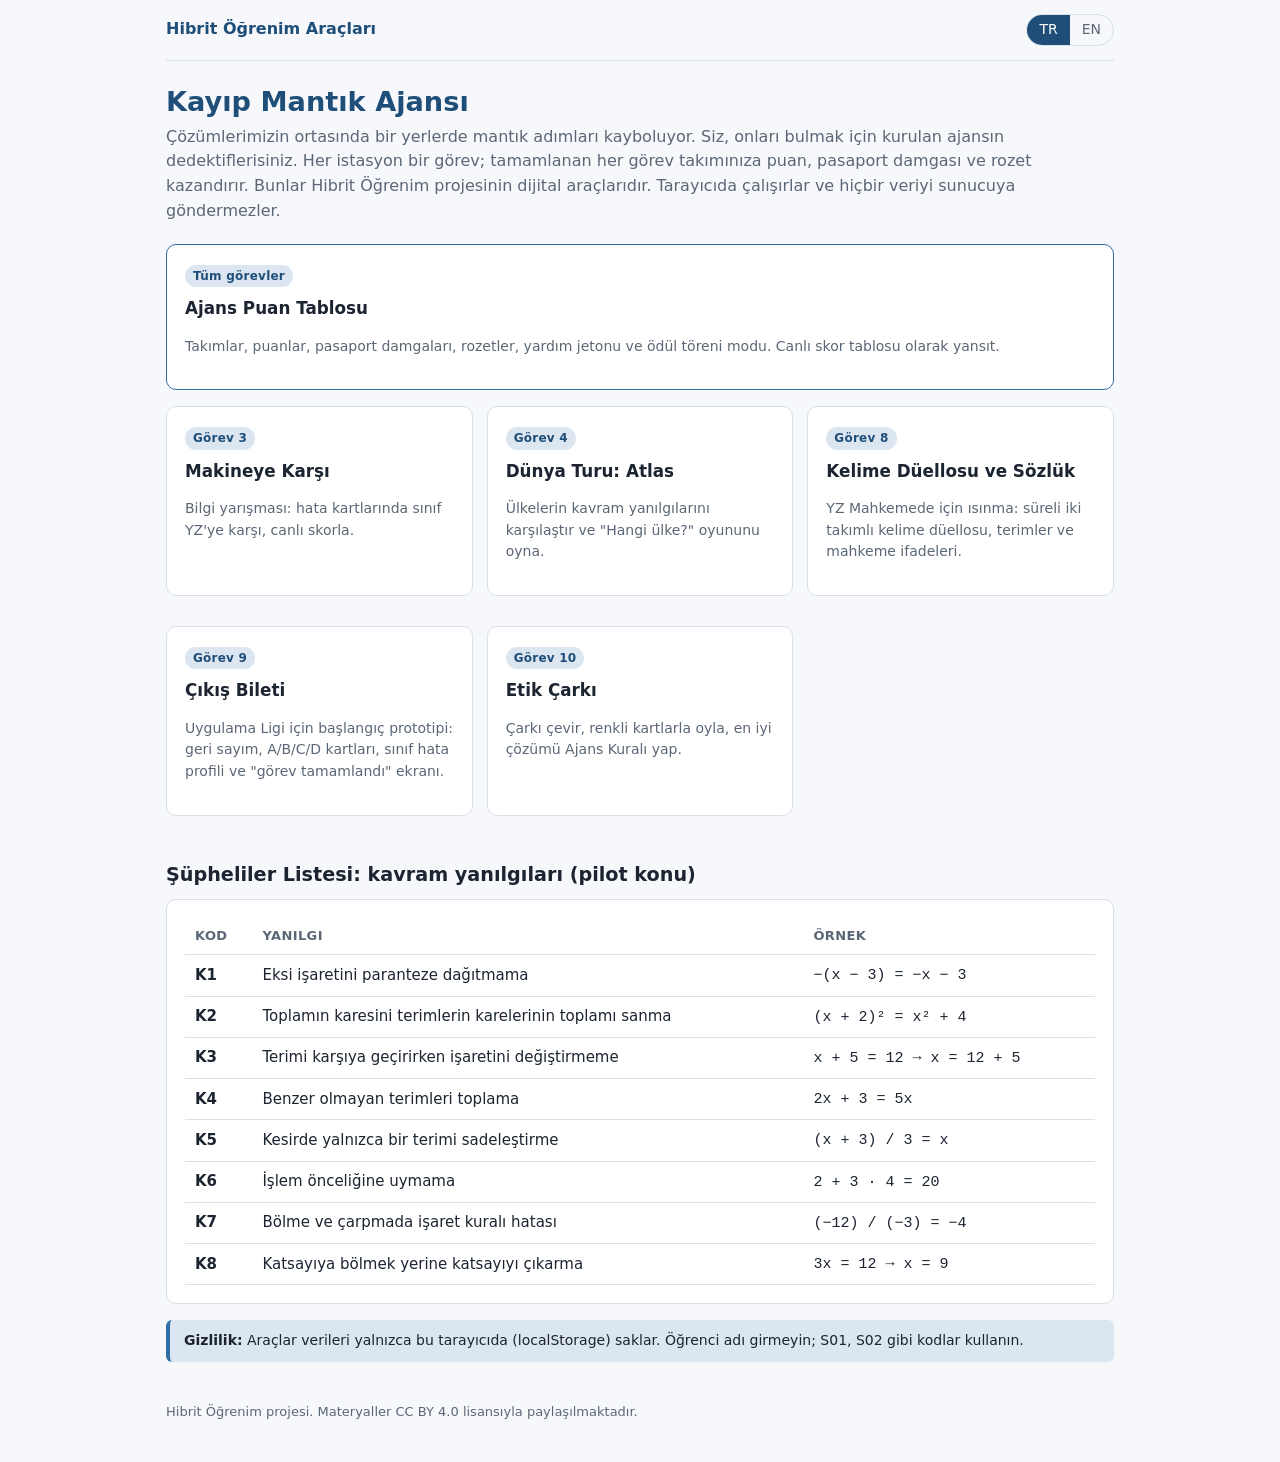
<file: index.html>
<!doctype html>
<html lang="tr">
<head>
<meta charset="utf-8">
<meta name="viewport" content="width=device-width, initial-scale=1">
<title>Kayıp Mantık Ajansı</title>
<link rel="stylesheet" href="assets/style.css">
</head>
<body>
<div class="wrap">
  <h1 data-en="Lost Logic Agency">Kayıp Mantık Ajansı</h1>
  <p class="lead" data-en="Somewhere in the middle of our solutions, steps of logic go missing. You are the detectives of the agency set up to find them. Each station is a mission; every completed mission earns your team points, passport stamps and badges. These are the digital tools of the Hybrid Learning project. They run in the browser and send no data to any server.">Çözümlerimizin ortasında bir yerlerde mantık adımları kayboluyor. Siz, onları bulmak için kurulan ajansın dedektiflerisiniz. Her istasyon bir görev; tamamlanan her görev takımınıza puan, pasaport damgası ve rozet kazandırır. Bunlar Hibrit Öğrenim projesinin dijital araçlarıdır. Tarayıcıda çalışırlar ve hiçbir veriyi sunucuya göndermezler.</p>

  <a class="card tool" href="puan-tablosu/" style="border-color:var(--accent-2)">
    <span class="tag" data-en="All stations">Tüm görevler</span>
    <h3 data-en="Agency Scoreboard">Ajans Puan Tablosu</h3>
    <p class="muted small" data-en="Teams, points, passport stamps, badges, help tokens and an award ceremony mode. Project it as a live scoreboard.">Takımlar, puanlar, pasaport damgaları, rozetler, yardım jetonu ve ödül töreni modu. Canlı skor tablosu olarak yansıt.</p>
  </a>

  <div class="grid">
    <a class="card tool" href="etiket-karsilastirma/">
      <span class="tag" data-en="Station 3">Görev 3</span>
      <h3 data-en="Versus the Machine">Makineye Karşı</h3>
      <p class="muted small" data-en="Quiz match: the class against the AI on the error cards, with a live scoreboard.">Bilgi yarışması: hata kartlarında sınıf YZ'ye karşı, canlı skorla.</p>
    </a>
    <a class="card tool" href="atlas/">
      <span class="tag" data-en="Station 4">Görev 4</span>
      <h3 data-en="World Tour: Atlas">Dünya Turu: Atlas</h3>
      <p class="muted small" data-en="Compare misconceptions across countries and play &quot;Guess the country&quot;.">Ülkelerin kavram yanılgılarını karşılaştır ve "Hangi ülke?" oyununu oyna.</p>
    </a>
    <a class="card tool" href="sozluk/">
      <span class="tag" data-en="Station 8">Görev 8</span>
      <h3 data-en="Word Duel and Glossary">Kelime Düellosu ve Sözlük</h3>
      <p class="muted small" data-en="Warm up for AI on Trial: a timed two-team word duel, terms and courtroom phrases.">YZ Mahkemede için ısınma: süreli iki takımlı kelime düellosu, terimler ve mahkeme ifadeleri.</p>
    </a>
    <a class="card tool" href="cikis-bileti/">
      <span class="tag" data-en="Station 9">Görev 9</span>
      <h3 data-en="Exit Ticket">Çıkış Bileti</h3>
      <p class="muted small" data-en="Starter prototype for the App League: countdown, A/B/C/D cards, class error profile and a mission-complete screen.">Uygulama Ligi için başlangıç prototipi: geri sayım, A/B/C/D kartları, sınıf hata profili ve "görev tamamlandı" ekranı.</p>
    </a>
    <a class="card tool" href="etik-pusula/">
      <span class="tag" data-en="Station 10">Görev 10</span>
      <h3 data-en="Ethics Wheel">Etik Çarkı</h3>
      <p class="muted small" data-en="Spin the wheel, vote with colour cards, turn the best solution into an Agency Rule.">Çarkı çevir, renkli kartlarla oyla, en iyi çözümü Ajans Kuralı yap.</p>
    </a>
  </div>

  <h2 data-en="Suspects list: misconceptions (pilot topic)">Şüpheliler Listesi: kavram yanılgıları (pilot konu)</h2>
  <div class="card table-wrap">
    <table id="misc"><thead><tr><th data-en="Code">Kod</th><th data-en="Misconception">Yanılgı</th><th data-en="Example">Örnek</th></tr></thead><tbody></tbody></table>
  </div>

  <div class="note" data-en="<b>Privacy:</b> The tools store data only in this browser (localStorage). Do not enter student names; use codes such as S01, S02.">
    <b>Gizlilik:</b> Araçlar verileri yalnızca bu tarayıcıda (localStorage) saklar. Öğrenci adı girmeyin; S01, S02 gibi kodlar kullanın.
  </div>

  <footer data-en="Hybrid Learning project. Materials are shared under CC BY 4.0.">Hibrit Öğrenim projesi. Materyaller CC BY 4.0 lisansıyla paylaşılmaktadır.</footer>
</div>
<script src="assets/common.js"></script>
<script src="assets/data.js"></script>
<script>
  HO.header('./');
  function render() {
    document.querySelector('#misc tbody').innerHTML = MISC.map(m =>
      '<tr><td><b>' + m.code + '</b></td><td>' + HO.esc(HO.L(m)) + '</td><td><code>' + HO.esc(m.ex) + '</code></td></tr>').join('');
  }
  render(); HO.applyStatic();
  document.addEventListener('langchange', render);
</script>
</body>
</html>
</file>
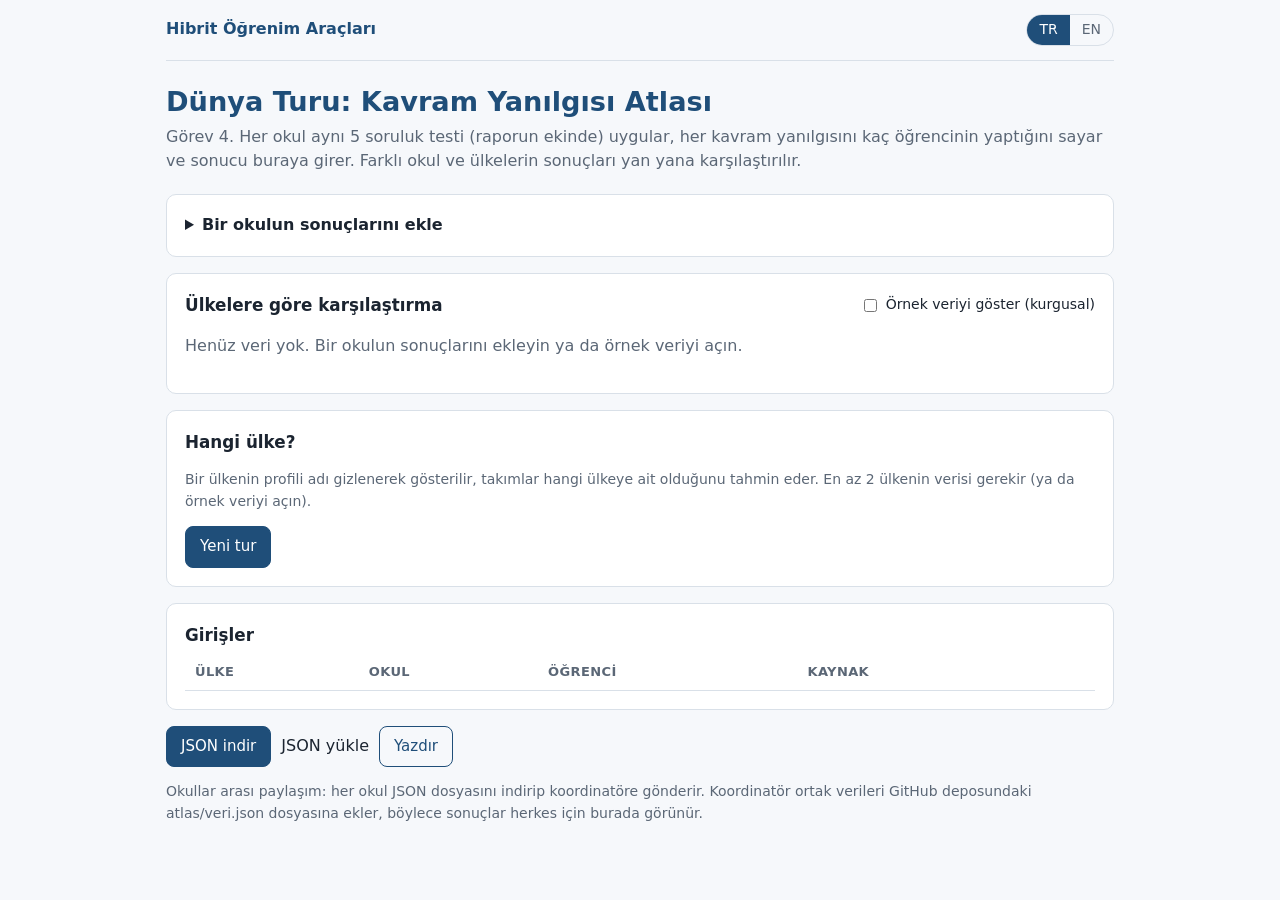
<file: atlas/index.html>
<!doctype html>
<html lang="tr">
<head>
<meta charset="utf-8">
<meta name="viewport" content="width=device-width, initial-scale=1">
<title>Kavram Yanılgısı Atlası</title>
<link rel="stylesheet" href="../assets/style.css">
<style>
  .legend { display:flex; flex-wrap:wrap; gap:12px; font-size:14px; margin-bottom:8px; }
  .legend i { display:inline-block; width:12px; height:12px; border-radius:3px; margin-right:5px; vertical-align:-1px; }
  .kblock { padding:10px 0; border-bottom:1px solid var(--line); }
  .kblock:last-child { border-bottom:0; }
  .mini { display:grid; grid-template-columns: 130px 1fr 48px; gap:8px; align-items:center; font-size:13px; margin:3px 0; }
  .entry { display:grid; gap:8px; grid-template-columns: repeat(auto-fill, minmax(120px, 1fr)); }
  .entry label { font-size:13px; color:var(--muted); display:flex; flex-direction:column; gap:3px; }
</style>
</head>
<body>
<div class="wrap">
  <h1 data-en="World Tour: Misconception Atlas">Dünya Turu: Kavram Yanılgısı Atlası</h1>
  <p class="lead" data-en="Station 4. Each school applies the same 5-question test (Appendix of the report), counts how many students made each misconception and enters the result here. Results from different schools and countries are compared side by side.">Görev 4. Her okul aynı 5 soruluk testi (raporun ekinde) uygular, her kavram yanılgısını kaç öğrencinin yaptığını sayar ve sonucu buraya girer. Farklı okul ve ülkelerin sonuçları yan yana karşılaştırılır.</p>

  <details class="card noprint">
    <summary><b data-en="Add a school's results">Bir okulun sonuçlarını ekle</b></summary>
    <div class="entry" style="margin-top:12px">
      <label><span data-en="Country">Ülke</span><input type="text" id="country" placeholder="Türkiye"></label>
      <label><span data-en="School code">Okul kodu</span><input type="text" id="school" placeholder="TR-01"></label>
      <label><span data-en="Number of students">Öğrenci sayısı</span><input type="number" id="n" min="1"></label>
    </div>
    <p class="small muted" style="margin:12px 0 6px" data-en="Number of students who made each misconception:">Her yanılgıyı yapan öğrenci sayısı:</p>
    <div class="entry" id="kin"></div>
    <div class="row" style="margin-top:12px"><button class="btn" id="addrow" data-en="Add">Ekle</button><span id="err" class="small" style="color:var(--bad)"></span></div>
  </details>

  <div class="card">
    <div class="row" style="justify-content:space-between">
      <h3 style="margin:0" data-en="Comparison by country">Ülkelere göre karşılaştırma</h3>
      <label class="small row noprint" style="gap:6px"><input type="checkbox" id="demo"> <span data-en="Show example data (fictional)">Örnek veriyi göster (kurgusal)</span></label>
    </div>
    <p id="demonote" class="small" hidden><span class="pill-warn" data-en="EXAMPLE">ÖRNEK</span> <span data-en="These numbers are invented to show how the page works. They are not research results.">Bu sayılar sayfanın nasıl çalıştığını göstermek için uydurulmuştur, araştırma sonucu değildir.</span></p>
    <div class="legend" id="legend"></div>
    <div id="chart"></div>
  </div>

  <div class="card noprint">
    <h3 data-en="Guess the country!">Hangi ülke?</h3>
    <p class="small muted" data-en="A country's profile is shown without its name. Teams guess which country it belongs to. Needs data from at least 2 countries (or turn on the example data).">Bir ülkenin profili adı gizlenerek gösterilir, takımlar hangi ülkeye ait olduğunu tahmin eder. En az 2 ülkenin verisi gerekir (ya da örnek veriyi açın).</p>
    <div id="guess"><button class="btn" id="gstart" data-en="New round">Yeni tur</button></div>
  </div>

  <div class="card table-wrap">
    <h3 data-en="Entries">Girişler</h3>
    <table><thead><tr><th data-en="Country">Ülke</th><th data-en="School">Okul</th><th data-en="Students">Öğrenci</th><th data-en="Source">Kaynak</th><th></th></tr></thead><tbody id="list"></tbody></table>
  </div>

  <div class="row noprint">
    <button class="btn" id="export" data-en="Download JSON">JSON indir</button>
    <label class="btn ghost" style="cursor:pointer"><span data-en="Load JSON">JSON yükle</span><input type="file" id="import" accept=".json,application/json" hidden></label>
    <button class="btn ghost" onclick="print()" data-en="Print">Yazdır</button>
  </div>
  <p class="small muted" data-en="Sharing between schools: each school downloads its JSON file and sends it to the coordinator. The coordinator adds the shared files to atlas/veri.json in the GitHub repository so they appear here for everyone.">Okullar arası paylaşım: her okul JSON dosyasını indirip koordinatöre gönderir. Koordinatör ortak verileri GitHub deposundaki atlas/veri.json dosyasına ekler, böylece sonuçlar herkes için burada görünür.</p>
</div>
<script src="../assets/common.js"></script>
<script src="../assets/data.js"></script>
<script>
HO.header('../');
const $ = s => document.querySelector(s);
const COLORS = ['#2f6fa8', '#c0504d', '#4f9a62', '#d08a1c', '#7b5ea7', '#2a9d8f'];
const DEMO = [
  { country: 'Ülke A', school: 'A-01', n: 60, k: { K1: 22, K2: 31, K3: 9, K4: 14, K5: 18, K6: 7, K7: 11, K8: 5 } },
  { country: 'Ülke B', school: 'B-01', n: 48, k: { K1: 15, K2: 29, K3: 4, K4: 6, K5: 21, K6: 3, K7: 8, K8: 2 } },
  { country: 'Ülke C', school: 'C-01', n: 52, k: { K1: 19, K2: 20, K3: 12, K4: 17, K5: 10, K6: 9, K7: 6, K8: 7 } }
];
let local = HO.store.get('ho-atlas', []);
let remote = [];
let demo = false;

$('#kin').innerHTML = MISC.map(m => '<label title="' + HO.esc(m.tr) + '">' + m.code + '<input type="number" min="0" data-k="' + m.code + '"></label>').join('');

function all() { return (demo ? DEMO.map(d => ({ ...d, src: 'demo' })) : []).concat(remote.map(d => ({ ...d, src: 'repo' })), local.map(d => ({ ...d, src: 'local' }))); }
function byCountry(rows) {
  const g = {};
  rows.forEach(r => {
    const c = g[r.country] || (g[r.country] = { n: 0, k: {} });
    c.n += +r.n; MISC.forEach(m => { c.k[m.code] = (c.k[m.code] || 0) + (+r.k[m.code] || 0); });
  });
  return g;
}
function render() {
  const rows = all(); const g = byCountry(rows); const names = Object.keys(g);
  $('#demonote').hidden = !demo;
  $('#legend').innerHTML = names.map((c, i) => '<span><i style="background:' + COLORS[i % COLORS.length] + '"></i>' + HO.esc(c) + ' (n=' + g[c].n + ')</span>').join('');
  $('#chart').innerHTML = names.length ? MISC.map(m =>
    '<div class="kblock"><div class="small"><b>' + m.code + '</b> ' + HO.esc(HO.L(m)) + '</div>' +
    names.map((c, i) => { const p = g[c].n ? Math.round(100 * g[c].k[m.code] / g[c].n) : 0;
      return '<div class="mini"><span class="muted">' + HO.esc(c) + '</span><div class="bar" style="width:' + p + '%;background:' + COLORS[i % COLORS.length] + '"></div><span>' + p + '%</span></div>'; }).join('') + '</div>').join('')
    : '<p class="muted">' + HO.t('Henüz veri yok. Bir okulun sonuçlarını ekleyin ya da örnek veriyi açın.', 'No data yet. Add a school\'s results or turn on the example data.') + '</p>';
  const srcName = s => ({ demo: HO.t('Örnek', 'Example'), repo: HO.t('Ortak veri', 'Shared data'), local: HO.t('Bu tarayıcı', 'This browser') }[s]);
  $('#list').innerHTML = rows.map(r => '<tr><td>' + HO.esc(r.country) + '</td><td>' + HO.esc(r.school) + '</td><td>' + r.n + '</td><td>' + srcName(r.src) + '</td><td>' +
    (r.src === 'local' ? '<button class="btn ghost noprint" data-del="' + HO.esc(r.school) + '">×</button>' : '') + '</td></tr>').join('');
  $('#list').querySelectorAll('[data-del]').forEach(b => b.addEventListener('click', () => {
    local = local.filter(r => r.school !== b.dataset.del); HO.store.set('ho-atlas', local); render(); }));
}
$('#addrow').addEventListener('click', () => {
  const country = $('#country').value.trim(), school = $('#school').value.trim(), n = +$('#n').value;
  const k = {}; let bad = false;
  document.querySelectorAll('#kin input').forEach(i => { k[i.dataset.k] = +i.value || 0; if (k[i.dataset.k] > n) bad = true; });
  if (!country || !school || !n) { $('#err').textContent = HO.t('Ülke, okul kodu ve öğrenci sayısı gerekli.', 'Country, school code and number of students are required.'); return; }
  if (bad) { $('#err').textContent = HO.t('Bir yanılgının sayısı öğrenci sayısını aşamaz.', 'A count cannot exceed the number of students.'); return; }
  $('#err').textContent = '';
  local = local.filter(r => r.school !== school).concat([{ country, school, n, k }]);
  HO.store.set('ho-atlas', local); render();
});
$('#demo').addEventListener('change', e => { demo = e.target.checked; render(); });

// Hangi ülke? tahmin oyunu
let gScore = 0, gRounds = 0;
function guessRound() {
  const g = byCountry(all()); const names = Object.keys(g);
  if (names.length < 2) { $('#guess').innerHTML = '<p class="pill-warn">' + HO.t('En az 2 ülke gerekli.', 'At least 2 countries needed.') + '</p> <button class="btn" id="gstart">' + HO.t('Yeni tur', 'New round') + '</button>'; $('#gstart').addEventListener('click', guessRound); return; }
  const target = names[Math.floor(Math.random() * names.length)]; const c = g[target];
  const top = MISC.map(m => [m, c.n ? Math.round(100 * c.k[m.code] / c.n) : 0]).sort((a, b) => b[1] - a[1]).slice(0, 4);
  $('#guess').innerHTML = '<p class="small">' + HO.t('Gizli profil: en sık 4 yanılgı', 'Mystery profile: top 4 misconceptions') + '</p>' +
    top.map(([m, p]) => '<div class="barrow"><span><b>' + m.code + '</b> ' + HO.esc(HO.L(m)) + '</span><div class="bar" style="width:' + p + '%"></div><span>' + p + '%</span></div>').join('') +
    '<div class="row" style="margin-top:10px">' + names.map(nm => '<button class="btn ghost" data-g="' + HO.esc(nm) + '">' + HO.esc(nm) + '</button>').join('') + '</div><p id="gfb" style="min-height:1.5em"></p>';
  $('#guess').querySelectorAll('[data-g]').forEach(b => b.addEventListener('click', () => {
    if ($('#guess').dataset.done === '1') return; $('#guess').dataset.done = '1';
    const ok = b.dataset.g === target; gRounds++; if (ok) { gScore++; HO.confetti(); }
    $('#gfb').innerHTML = (ok ? '<span class="pill-ok">' + HO.t('Doğru tahmin!', 'Correct!') + '</span>' : '<span class="pill-bad">' + HO.t('Olmadı. Cevap: ', 'Not quite. Answer: ') + HO.esc(target) + '</span>') +
      ' <span class="muted small">' + HO.t('Skor: ', 'Score: ') + gScore + ' / ' + gRounds + '</span> <button class="btn" id="gnext">' + HO.t('Yeni tur', 'New round') + '</button>';
    $('#gnext').addEventListener('click', () => { $('#guess').dataset.done = ''; guessRound(); });
  }));
}
$('#gstart').addEventListener('click', guessRound);
$('#export').addEventListener('click', () => HO.download('atlas-' + (local[0] ? local[0].school : 'veri') + '.json', JSON.stringify(local, null, 2), 'application/json'));
$('#import').addEventListener('change', async e => {
  try {
    const data = JSON.parse(await e.target.files[0].text());
    const ok = Array.isArray(data) ? data.filter(r => r && r.country && r.school && r.n && r.k) : [];
    ok.forEach(r => { local = local.filter(x => x.school !== r.school).concat([{ country: String(r.country), school: String(r.school), n: +r.n, k: r.k }]); });
    HO.store.set('ho-atlas', local); render();
  } catch (err) { alert(HO.t('Dosya okunamadı.', 'Could not read the file.')); }
  e.target.value = '';
});
fetch('veri.json').then(r => r.ok ? r.json() : []).then(d => { remote = Array.isArray(d) ? d : []; render(); }).catch(() => {});
document.addEventListener('langchange', render);
HO.applyStatic(); render();
</script>
</body>
</html>
</file>
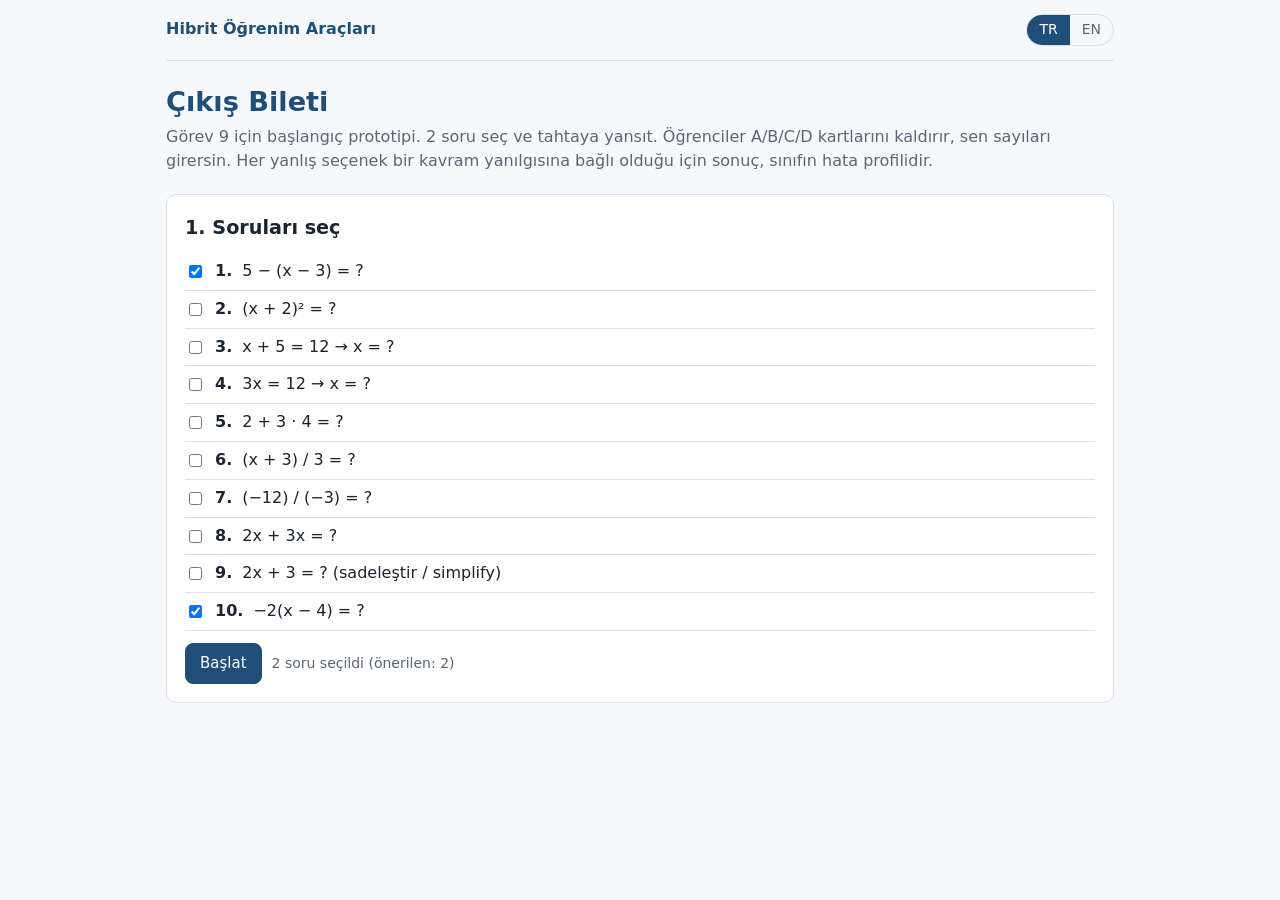
<file: cikis-bileti/index.html>
<!doctype html>
<html lang="tr">
<head>
<meta charset="utf-8">
<meta name="viewport" content="width=device-width, initial-scale=1">
<title>Çıkış Bileti</title>
<link rel="stylesheet" href="../assets/style.css">
</head>
<body>
<div class="wrap">
  <h1 data-en="Exit Ticket">Çıkış Bileti</h1>
  <p class="lead" data-en="Starter prototype for Station 9. Pick 2 questions, project them on the board, students hold up their A/B/C/D cards and you enter the counts. Every wrong option is linked to a misconception, so the result is the class error profile.">Görev 9 için başlangıç prototipi. 2 soru seç ve tahtaya yansıt. Öğrenciler A/B/C/D kartlarını kaldırır, sen sayıları girersin. Her yanlış seçenek bir kavram yanılgısına bağlı olduğu için sonuç, sınıfın hata profilidir.</p>

  <section id="setup" class="card">
    <h2 style="margin-top:0" data-en="1. Choose questions">1. Soruları seç</h2>
    <div id="qlist"></div>
    <div class="row" style="margin-top:12px">
      <button class="btn" id="start" data-en="Start">Başlat</button>
      <span class="muted small" id="selinfo"></span>
    </div>
  </section>

  <section id="run" class="card" hidden>
    <div class="row" style="justify-content:space-between">
      <span class="tag" id="qno"></span>
      <button class="btn ghost noprint" id="restart" data-en="Back to selection">Seçime dön</button>
    </div>
    <div class="row" style="justify-content:space-between;align-items:center">
      <p class="big" id="qtext" style="margin:10px 0"></p>
      <div style="text-align:center"><div class="timer" id="timer">30</div><button class="btn ghost noprint" id="go" style="margin-top:6px" data-en="Start timer">Süreyi başlat</button></div>
    </div>
    <p class="small muted" id="cardsUp" hidden data-en="Time is up! Cards up: everyone raise your A/B/C/D card now.">Süre doldu! Kartlar havaya: herkes A/B/C/D kartını şimdi kaldırsın.</p>
    <div id="counters"></div>
    <div class="row" style="margin-top:14px">
      <button class="btn ghost" id="prev" data-en="Previous">Önceki</button>
      <button class="btn" id="next" data-en="Next">Sonraki</button>
    </div>
  </section>

  <section id="report" hidden>
    <div id="cele"></div>
    <h2 data-en="Class error profile">Sınıf hata profili</h2>
    <div class="stats" id="stats"></div>
    <div class="card" style="margin-top:14px">
      <h3 data-en="Misconceptions (share of all answers)">Kavram yanılgıları (tüm cevaplara oranı)</h3>
      <div id="bars"></div>
    </div>
    <div class="card">
      <h3 data-en="Suggested groups for the next lesson">Bir sonraki ders için grup önerisi</h3>
      <div id="groups"></div>
      <p class="muted small" data-en="This is a suggestion. The teacher reviews and approves the groups.">Bu bir öneridir. Grupları öğretmen inceler ve onaylar.</p>
    </div>
    <div class="row noprint">
      <button class="btn" id="csv" data-en="Download CSV">CSV indir</button>
      <button class="btn ghost" onclick="print()" data-en="Print">Yazdır</button>
    </div>
  </section>
</div>
<script src="../assets/common.js"></script>
<script src="../assets/data.js"></script>
<script>
HO.header('../');
const S = HO.store.get('ho-exit', { sel: [1, 10], counts: {}, i: 0, mode: 'setup' });
const LET = ['A', 'B', 'C', 'D'];
const $ = s => document.querySelector(s);
const save = () => HO.store.set('ho-exit', S);
const misc = c => MISC.find(m => m.code === c);

function renderSetup() {
  $('#qlist').innerHTML = QUESTIONS.map(q =>
    '<label class="row" style="padding:6px 0;border-bottom:1px solid var(--line)"><input type="checkbox" value="' + q.id + '"' +
    (S.sel.includes(q.id) ? ' checked' : '') + '> <b>' + q.id + '.</b> ' + HO.esc(q.q) + '</label>').join('');
  $('#qlist').querySelectorAll('input').forEach(cb => cb.addEventListener('change', () => {
    S.sel = [...$('#qlist').querySelectorAll('input:checked')].map(x => +x.value); save(); info();
  }));
  info();
}
function info() {
  $('#selinfo').textContent = HO.t(S.sel.length + ' soru seçildi (önerilen: 2)', S.sel.length + ' selected (recommended: 2)');
  $('#start').disabled = S.sel.length === 0;
}
function cur() { return QUESTIONS.find(q => q.id === S.sel[S.i]); }
function renderRun() {
  const q = cur(); const c = S.counts[q.id] || (S.counts[q.id] = [0, 0, 0, 0]);
  $('#qno').textContent = HO.t('Soru ', 'Question ') + (S.i + 1) + ' / ' + S.sel.length;
  $('#qtext').textContent = q.q;
  $('#counters').innerHTML = q.opts.map((o, k) =>
    '<div class="counter"><div><b>' + LET[k] + ')</b> ' + HO.esc(o[0]) + '</div>' +
    '<button class="btn ghost" data-k="' + k + '" data-d="-1" aria-label="-">−</button>' +
    '<span class="n">' + c[k] + '</span>' +
    '<button class="btn" data-k="' + k + '" data-d="1" aria-label="+">+</button></div>').join('');
  $('#counters').querySelectorAll('button').forEach(b => b.addEventListener('click', () => {
    const k = +b.dataset.k; c[k] = Math.max(0, c[k] + (+b.dataset.d)); save(); renderRun();
  }));
  if (stopT) stopT(); $('#timer').textContent = 30; $('#timer').classList.remove('low'); $('#cardsUp').hidden = true;
  $('#prev').disabled = S.i === 0;
  $('#next').textContent = S.i === S.sel.length - 1 ? HO.t('Raporu göster', 'Show report') : HO.t('Sonraki', 'Next');
}
function renderReport() {
  let total = 0, correct = 0; const byCode = {};
  S.sel.forEach(id => {
    const q = QUESTIONS.find(x => x.id === id); const c = S.counts[id] || [0, 0, 0, 0];
    q.opts.forEach((o, k) => { total += c[k]; if (o[1] === null) correct += c[k]; else byCode[o[1]] = (byCode[o[1]] || 0) + c[k]; });
  });
  const pct = n => total ? Math.round(100 * n / total) : 0;
  const ok = total && pct(correct) >= 70;
  $('#cele').innerHTML = total ? '<div class="' + (ok ? 'celebrate' : 'card') + '">' + (ok
    ? HO.t('Görev tamamlandı! Sınıf %' + pct(correct) + ' doğruyla kayıp mantığı buldu.', 'Mission complete! The class found the lost logic with ' + pct(correct) + '% correct.')
    : HO.t('Ajans raporu: kayıp mantık hâlâ ortalıkta. Bir sonraki ders için hedef belli.', 'Agency report: the lost logic is still out there. Next lesson has a clear target.')) + '</div>' : '';
  if (ok && !renderReport.done) { HO.confetti(); renderReport.done = true; }
  const perQ = S.sel.length ? Math.round(total / S.sel.length) : 0;
  $('#stats').innerHTML =
    '<div class="card"><div class="stat">' + pct(correct) + '%</div><div class="muted small">' + HO.t('Doğru cevap oranı', 'Correct answers') + '</div></div>' +
    '<div class="card"><div class="stat">' + perQ + '</div><div class="muted small">' + HO.t('Soru başına cevap', 'Answers per question') + '</div></div>' +
    '<div class="card"><div class="stat">' + Object.keys(byCode).filter(k => byCode[k]).length + '</div><div class="muted small">' + HO.t('Görülen yanılgı türü', 'Misconception types seen') + '</div></div>';
  const codes = Object.keys(byCode).filter(k => byCode[k]).sort((a, b) => byCode[b] - byCode[a]);
  $('#bars').innerHTML = codes.length ? codes.map(k =>
    '<div class="barrow"><span><b>' + k + '</b> ' + HO.esc(HO.L(misc(k))) + '</span><div class="bar bad" style="width:' + pct(byCode[k]) + '%"></div><span>' + pct(byCode[k]) + '%</span></div>').join('')
    : '<p class="muted">' + HO.t('Yanlış cevap girilmedi.', 'No wrong answers entered.') + '</p>';
  const top = codes.slice(0, 3);
  $('#groups').innerHTML = top.length ? '<ul>' + top.map(k =>
    '<li><b>' + HO.t('Grup ', 'Group ') + k + '</b> (≈ ' + Math.round(byCode[k] / Math.max(1, S.sel.length)) + HO.t(' öğrenci', ' students') + '): ' +
    HO.esc(HO.L(misc(k))) + ' <span class="muted">— ' + HO.esc(misc(k).ex) + '</span></li>').join('') +
    '<li><b>' + HO.t('Akran öğretmen grubu', 'Peer tutor group') + '</b>: ' + HO.t('Tüm soruları doğru yapanlar; karma aşamada diğer gruplara dağılır.', 'Students with all answers correct; they join the other groups in the mixed phase.') + '</li></ul>'
    : '<p class="muted">' + HO.t('Grup gerekmiyor: hedeflenen yanılgı görülmedi.', 'No groups needed: no targeted misconception observed.') + '</p>';
}
function show(mode) {
  S.mode = mode; save();
  $('#setup').hidden = mode !== 'setup'; $('#run').hidden = mode !== 'run'; $('#report').hidden = mode !== 'report';
  if (mode === 'setup') renderSetup(); if (mode === 'run') renderRun(); if (mode === 'report') renderReport();
}
let stopT = null;
$('#go').addEventListener('click', () => { $('#cardsUp').hidden = true; stopT = HO.countdown($('#timer'), 30, () => { $('#cardsUp').hidden = false; }); });
$('#start').addEventListener('click', () => { S.i = 0; S.counts = {}; renderReport.done = false; show('run'); });
$('#restart').addEventListener('click', () => show('setup'));
$('#prev').addEventListener('click', () => { S.i--; save(); renderRun(); });
$('#next').addEventListener('click', () => { if (S.i < S.sel.length - 1) { S.i++; save(); renderRun(); } else show('report'); });
$('#csv').addEventListener('click', () => {
  const rows = [['soru', 'secenek', 'cevap', 'yanilgi_kodu', 'sayi']];
  S.sel.forEach(id => { const q = QUESTIONS.find(x => x.id === id); const c = S.counts[id] || [0, 0, 0, 0];
    q.opts.forEach((o, k) => rows.push([q.q, LET[k], o[0], o[1] || 'DOGRU', c[k]])); });
  HO.download('cikis-bileti.csv', '﻿' + rows.map(r => r.map(x => '"' + String(x).replace(/"/g, '""') + '"').join(',')).join('\n'), 'text/csv;charset=utf-8');
});
document.addEventListener('langchange', () => show(S.mode));
if (S.mode === 'run' && !cur()) S.mode = 'setup';
HO.applyStatic(); show(S.mode);
</script>
</body>
</html>
</file>
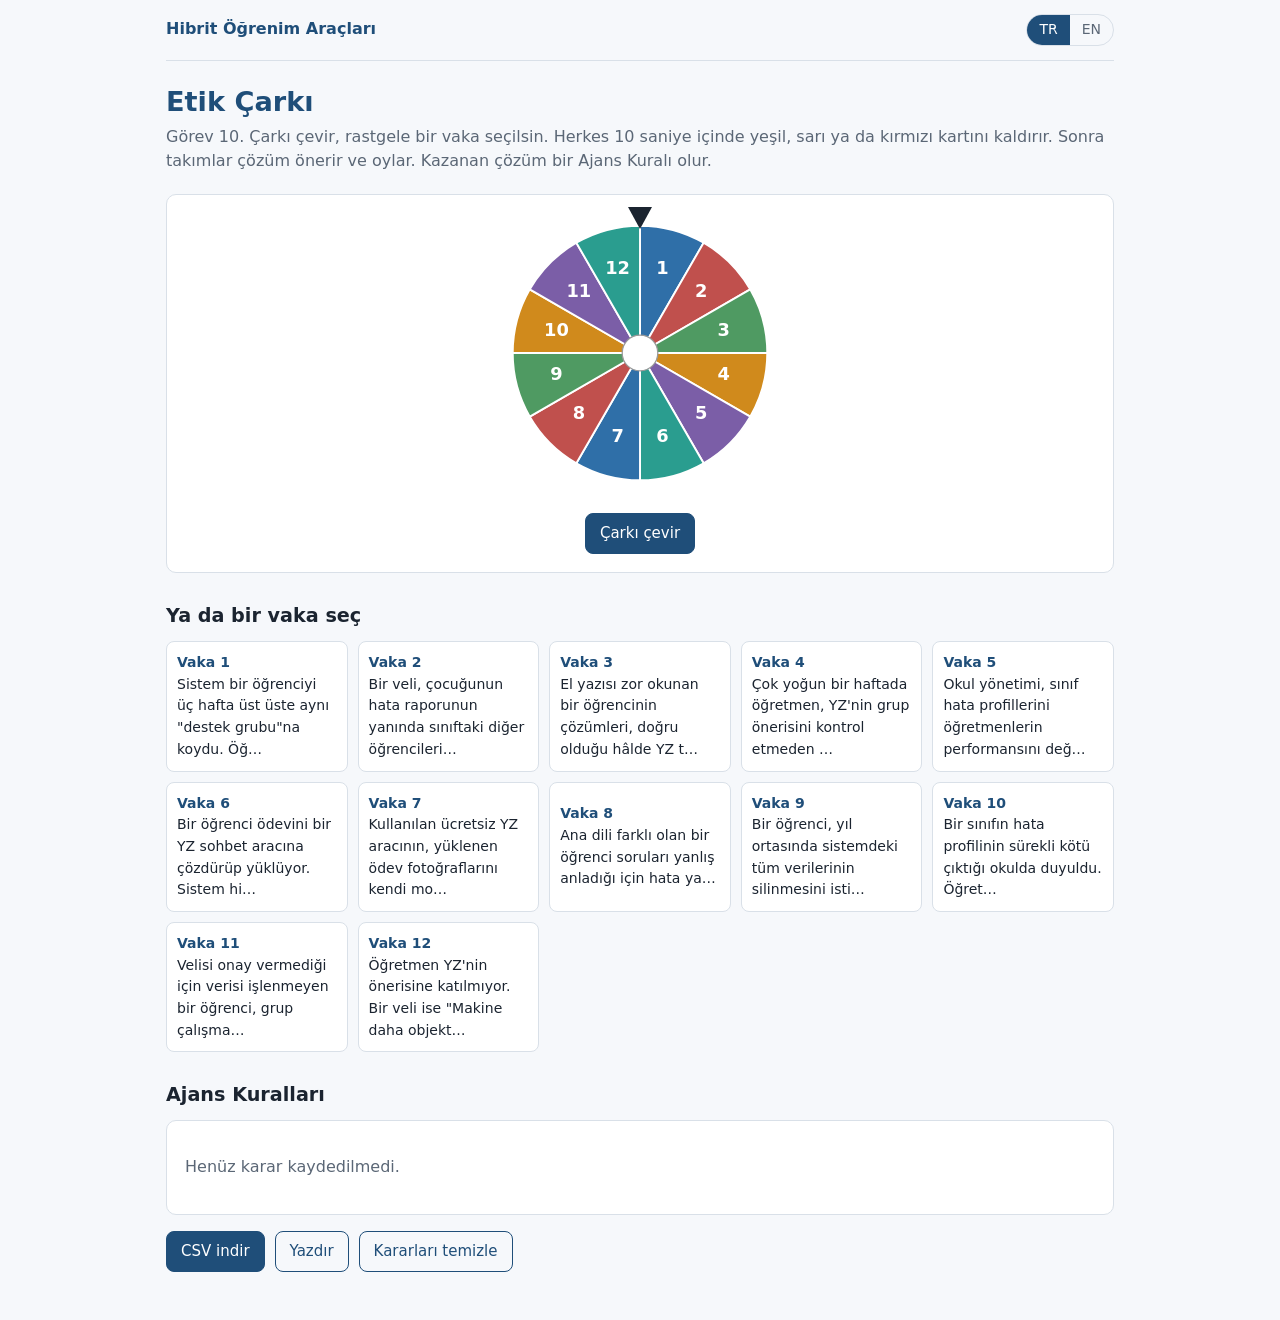
<file: etik-pusula/index.html>
<!doctype html>
<html lang="tr">
<head>
<meta charset="utf-8">
<meta name="viewport" content="width=device-width, initial-scale=1">
<title>Etik Çarkı</title>
<link rel="stylesheet" href="../assets/style.css">
<style>
  .cases { display:grid; gap:10px; grid-template-columns: repeat(auto-fill, minmax(150px, 1fr)); }
  .cases button { text-align:left; background:var(--card); color:var(--text); border:1px solid var(--line); border-radius:8px; padding:10px; cursor:pointer; font:inherit; font-size:14px; }
  .cases button.done { border-color: var(--ok); }
  .cases button b { display:block; color:var(--accent); }
  .compass { display:grid; gap:8px; grid-template-columns: repeat(auto-fit, minmax(170px, 1fr)); margin:14px 0; }
  .compass div { background:var(--accent-soft); color:var(--accent); border-radius:8px; padding:10px; font-weight:600; text-align:center; }
  .counter input { width:100%; }
  .win { background: var(--ok-soft); border-radius: 8px; padding: 0 8px; }
  .wheelbox { position: relative; display: inline-block; max-width: 100%; }
  .wheelbox svg { max-width: 100%; height: auto; transition: transform 3.2s cubic-bezier(.17,.67,.21,1); }
  .pointer { position: absolute; left: 50%; top: -6px; transform: translateX(-50%); width: 0; height: 0; border-left: 12px solid transparent; border-right: 12px solid transparent; border-top: 22px solid var(--text); z-index: 2; }
  .cbar { display: grid; grid-template-columns: 110px 1fr auto auto auto; gap: 8px; align-items: center; padding: 6px 0; }
  .cbar .n { min-width: 2em; text-align: center; font-weight: 700; font-size: 1.2rem; }
  .cbar button { width: 40px; height: 40px; padding: 0; }
  @media (prefers-reduced-motion: reduce) { .wheelbox svg { transition: none; } }
</style>
</head>
<body>
<div class="wrap">
  <h1 data-en="Ethics Wheel">Etik Çarkı</h1>
  <p class="lead" data-en="Station 10. Spin the wheel to pick a case. Everyone raises a green, yellow or red card within 10 seconds, then teams propose solutions and vote. The winning solution becomes an Agency Rule.">Görev 10. Çarkı çevir, rastgele bir vaka seçilsin. Herkes 10 saniye içinde yeşil, sarı ya da kırmızı kartını kaldırır. Sonra takımlar çözüm önerir ve oylar. Kazanan çözüm bir Ajans Kuralı olur.</p>

  <section id="pick">
    <div class="card" style="text-align:center">
      <div class="wheelbox"><div class="pointer"></div><svg id="wheel" viewBox="-110 -110 220 220" width="280" height="280" role="img" aria-label="Etik çarkı"></svg></div>
      <div><button class="btn" id="spin" style="margin-top:12px" data-en="Spin the wheel">Çarkı çevir</button></div>
    </div>
    <h2 data-en="Or pick a case">Ya da bir vaka seç</h2>
    <div class="cases" id="cases"></div>
    <h2 data-en="Agency Rules">Ajans Kuralları</h2>
    <div class="card" id="decisions"></div>
    <div class="row noprint">
      <button class="btn" id="csv" data-en="Download CSV">CSV indir</button>
      <button class="btn ghost" onclick="print()" data-en="Print">Yazdır</button>
      <button class="btn ghost" id="clear" data-en="Clear decisions">Kararları temizle</button>
    </div>
  </section>

  <section id="case" hidden>
    <div class="card">
      <div class="row" style="justify-content:space-between"><span class="tag" id="cno"></span><button class="btn ghost" id="back" data-en="All cases">Tüm vakalar</button></div>
      <p class="big" id="ctext"></p>
      <div class="compass" id="compass"></div>
    </div>
    <div class="card">
      <div class="row" style="justify-content:space-between">
        <h3 style="margin:0" data-en="Colour card vote">Renkli kart oylaması</h3>
        <div class="row"><div class="timer" id="vtimer" style="font-size:2rem">10</div><button class="btn" id="vgo" data-en="10 seconds">10 saniye</button></div>
      </div>
      <p class="small muted" data-en="Green: no problem. Yellow: careful. Red: unacceptable. Count the raised cards.">Yeşil: sorun yok. Sarı: dikkat. Kırmızı: kabul edilemez. Kalkan kartları say.</p>
      <div id="colors"></div>
    </div>
    <div class="card">
      <h3 data-en="Group proposals and votes">Grup önerileri ve oylar</h3>
      <div id="props"></div>
      <div class="row" style="margin-top:12px">
        <button class="btn ghost" id="addp" data-en="Add proposal">Öneri ekle</button>
        <button class="btn" id="saveD" data-en="Save decision">Kararı kaydet</button>
      </div>
    </div>
  </section>
</div>
<script src="../assets/common.js"></script>
<script src="../assets/cases.js"></script>
<script>
HO.header('../');
const $ = s => document.querySelector(s);
let D = HO.store.get('ho-ethics', {});   // { caseIndex: { props:[{t,v}], winner } }
let cur = null;
const save = () => HO.store.set('ho-ethics', D);

function renderPick() {
  $('#cases').innerHTML = CASES.map((c, i) => '<button data-i="' + i + '" class="' + (D[i] && D[i].winner != null ? 'done' : '') + '"><b>' +
    HO.t('Vaka ', 'Case ') + (i + 1) + '</b>' + HO.esc(HO.L(c).slice(0, 70)) + '…</button>').join('');
  $('#cases').querySelectorAll('button').forEach(b => b.addEventListener('click', () => openCase(+b.dataset.i)));
  const done = Object.keys(D).filter(k => D[k].winner != null).sort((a, b) => a - b);
  $('#decisions').innerHTML = done.length ? '<ol>' + done.map(k => '<li value="' + (+k + 1) + '"><b>' + HO.t('Vaka ', 'Case ') + (+k + 1) + ':</b> ' +
    HO.esc(D[k].props[D[k].winner].t) + ' <span class="muted small">(' + D[k].props[D[k].winner].v + HO.t(' oy', ' votes') + ')</span></li>').join('') + '</ol>'
    : '<p class="muted">' + HO.t('Henüz karar kaydedilmedi.', 'No decisions saved yet.') + '</p>';
}
// Çark
const WCOL = ['#2f6fa8', '#c0504d', '#4f9a62', '#d08a1c', '#7b5ea7', '#2a9d8f'];
let angle = 0, spinning = false;
(function drawWheel() {
  const n = CASES.length, r = 100; let svg = '';
  for (let k = 0; k < n; k++) {
    const a0 = (k / n) * 2 * Math.PI - Math.PI / 2, a1 = ((k + 1) / n) * 2 * Math.PI - Math.PI / 2;
    svg += '<path d="M0 0 L' + (r * Math.cos(a0)).toFixed(2) + ' ' + (r * Math.sin(a0)).toFixed(2) + ' A' + r + ' ' + r + ' 0 0 1 ' + (r * Math.cos(a1)).toFixed(2) + ' ' + (r * Math.sin(a1)).toFixed(2) + ' Z" fill="' + WCOL[k % WCOL.length] + '" stroke="#fff" stroke-width="1.5"/>';
    const am = (a0 + a1) / 2;
    svg += '<text x="' + (68 * Math.cos(am)).toFixed(2) + '" y="' + (68 * Math.sin(am)).toFixed(2) + '" fill="#fff" font-size="14" font-weight="700" text-anchor="middle" dominant-baseline="middle">' + (k + 1) + '</text>';
  }
  svg += '<circle r="14" fill="#fff" stroke="#999"/>';
  $('#wheel').innerHTML = svg;
})();
$('#spin').addEventListener('click', () => {
  if (spinning) return; spinning = true;
  const n = CASES.length, pick = Math.floor(Math.random() * n);
  const seg = 360 / n, target = 360 - (pick * seg + seg / 2);
  angle += 360 * 5 + ((target - (angle % 360)) + 360) % 360;
  $('#wheel').style.transform = 'rotate(' + angle + 'deg)';
  const reduced = matchMedia('(prefers-reduced-motion: reduce)').matches;
  setTimeout(() => { spinning = false; openCase(pick); }, reduced ? 200 : 3400);
});

function renderColors() {
  const d = D[cur]; d.colors = d.colors || [0, 0, 0];
  const names = [HO.t('Yeşil', 'Green'), HO.t('Sarı', 'Yellow'), HO.t('Kırmızı', 'Red')], cls = ['ok', '', 'bad'], col = ['var(--ok)', 'var(--warn)', 'var(--bad)'];
  const tot = Math.max(1, d.colors.reduce((a, b) => a + b, 0));
  $('#colors').innerHTML = d.colors.map((v, k) => '<div class="cbar"><span><b style="color:' + col[k] + '">' + names[k] + '</b></span><div class="bar" style="width:' + Math.round(100 * v / tot) + '%;background:' + col[k] + '"></div>' +
    '<button class="btn ghost" data-c="' + k + '" data-d="-1">−</button><span class="n">' + v + '</span><button class="btn" data-c="' + k + '" data-d="1">+</button></div>').join('');
  $('#colors').querySelectorAll('button').forEach(b => b.addEventListener('click', () => { d.colors[+b.dataset.c] = Math.max(0, d.colors[+b.dataset.c] + (+b.dataset.d)); save(); renderColors(); }));
}
$('#vgo').addEventListener('click', () => HO.countdown($('#vtimer'), 10));

function openCase(i) {
  cur = i; if (!D[i]) D[i] = { props: [{ t: '', v: 0 }, { t: '', v: 0 }], winner: null };
  $('#pick').hidden = true; $('#case').hidden = false; renderCase(); scrollTo(0, 0);
}
function renderCase() {
  const d = D[cur]; const max = Math.max(...d.props.map(p => p.v));
  $('#cno').textContent = HO.t('Vaka ', 'Case ') + (cur + 1) + ' / ' + CASES.length;
  $('#ctext').textContent = HO.L(CASES[cur]);
  $('#compass').innerHTML = COMPASS.map(c => '<div>' + HO.esc(HO.L(c)) + '</div>').join('');
  renderColors();
  $('#props').innerHTML = d.props.map((p, k) =>
    '<div class="counter' + (max > 0 && p.v === max ? ' win' : '') + '"><input type="text" data-k="' + k + '" value="' + HO.esc(p.t) + '" placeholder="' + HO.t('Grup ', 'Group ') + (k + 1) + HO.t(' önerisi', ' proposal') + '">' +
    '<button class="btn ghost" data-k="' + k + '" data-d="-1">−</button><span class="n">' + p.v + '</span><button class="btn" data-k="' + k + '" data-d="1">+</button></div>').join('');
  $('#props').querySelectorAll('input').forEach(inp => inp.addEventListener('input', () => { d.props[+inp.dataset.k].t = inp.value; save(); }));
  $('#props').querySelectorAll('button').forEach(b => b.addEventListener('click', () => {
    const p = d.props[+b.dataset.k]; p.v = Math.max(0, p.v + (+b.dataset.d)); save(); renderCase(); }));
  $('#addp').disabled = d.props.length >= 6;
}
$('#addp').addEventListener('click', () => { D[cur].props.push({ t: '', v: 0 }); save(); renderCase(); });
$('#saveD').addEventListener('click', () => {
  const d = D[cur]; const valid = d.props.map((p, k) => [p, k]).filter(([p]) => p.t.trim());
  if (!valid.length) { alert(HO.t('En az bir öneri yazın.', 'Write at least one proposal.')); return; }
  d.winner = valid.sort((a, b) => b[0].v - a[0].v)[0][1]; save(); back(); HO.confetti();
});
function back() { cur = null; $('#case').hidden = true; $('#pick').hidden = false; renderPick(); }
$('#back').addEventListener('click', back);
$('#clear').addEventListener('click', () => { if (confirm(HO.t('Tüm kararlar silinsin mi?', 'Delete all decisions?'))) { D = {}; save(); renderPick(); } });
$('#csv').addEventListener('click', () => {
  const rows = [['vaka', 'oneri', 'oy', 'secilen']];
  Object.keys(D).forEach(k => D[k].props.forEach((p, j) => p.t.trim() && rows.push([+k + 1, p.t, p.v, D[k].winner === j ? 'evet' : ''])));
  HO.download('etik-pusula.csv', '﻿' + rows.map(r => r.map(x => '"' + String(x).replace(/"/g, '""') + '"').join(',')).join('\n'), 'text/csv;charset=utf-8');
});
document.addEventListener('langchange', () => (cur === null ? renderPick() : renderCase()));
HO.applyStatic(); renderPick();
</script>
</body>
</html>
</file>
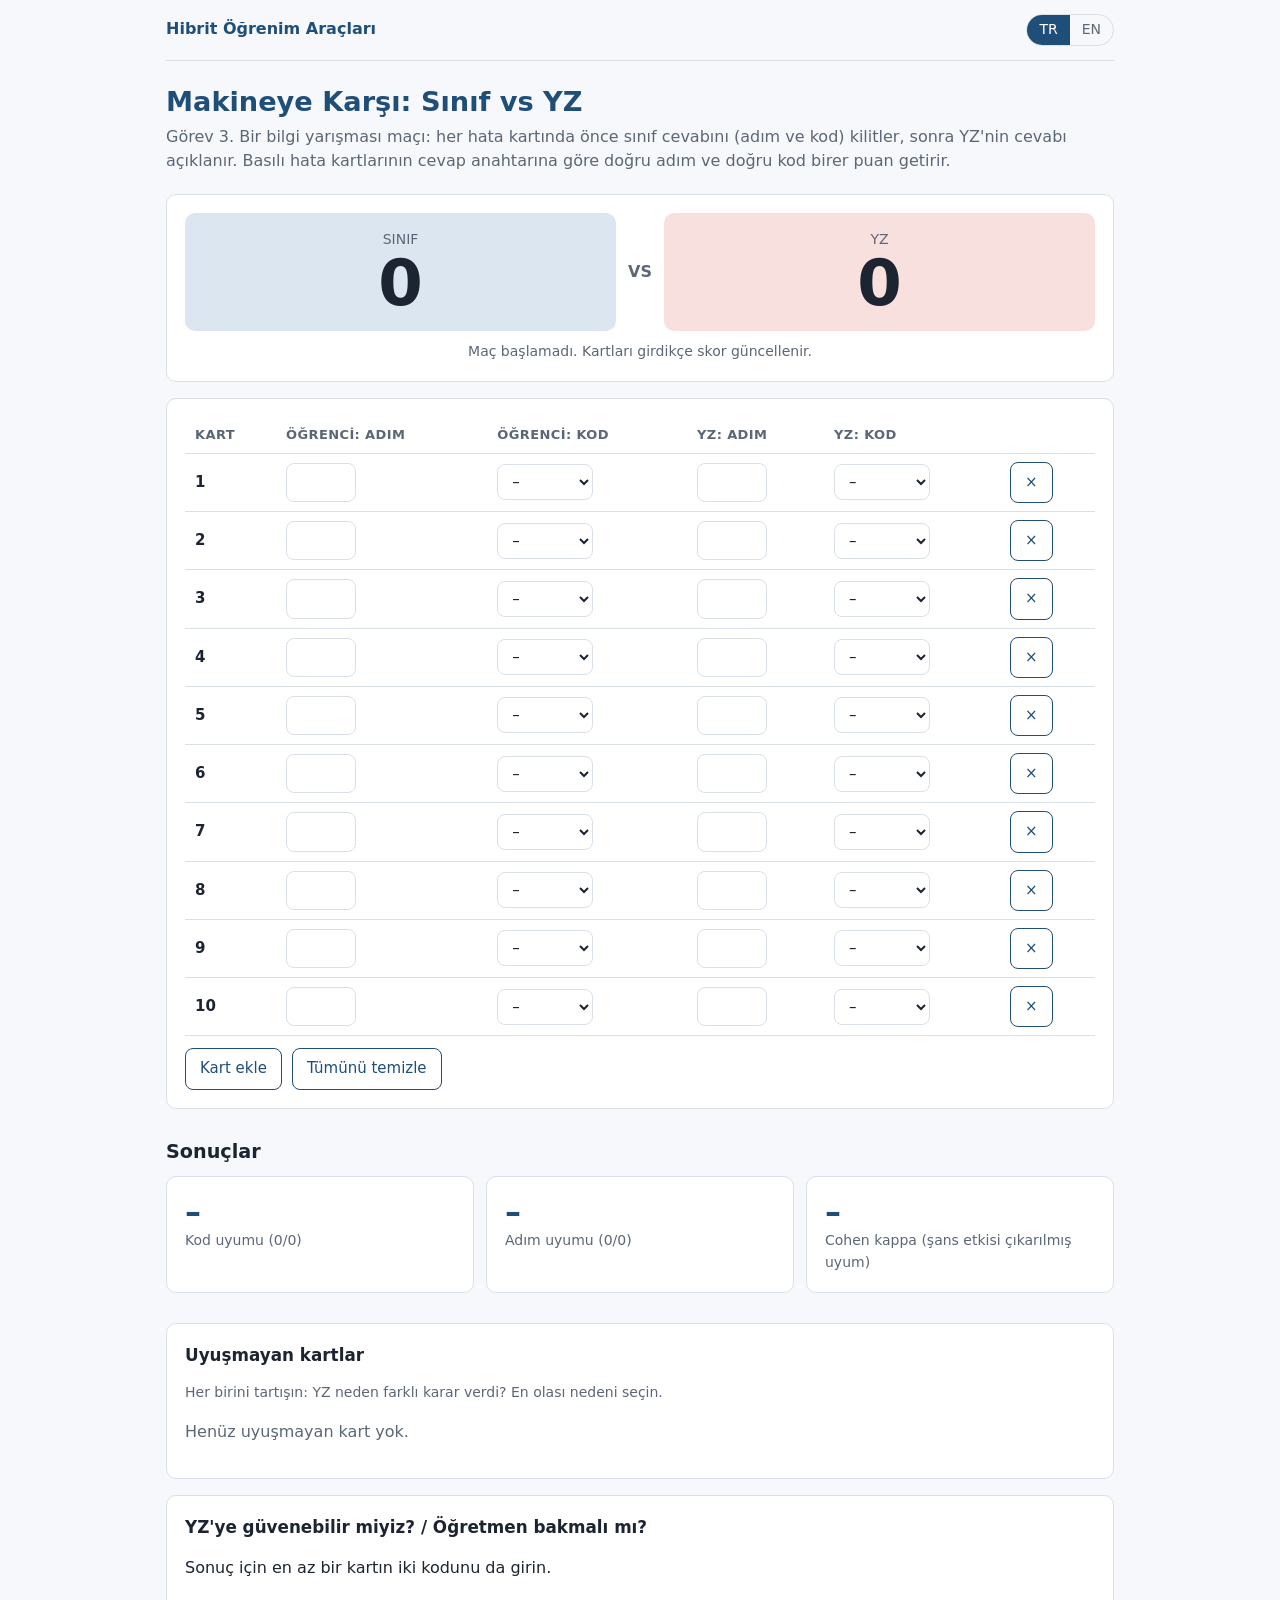
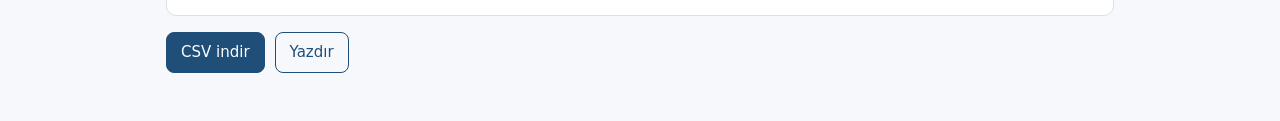
<file: etiket-karsilastirma/index.html>
<!doctype html>
<html lang="tr">
<head>
<meta charset="utf-8">
<meta name="viewport" content="width=device-width, initial-scale=1">
<title>Makineye Karşı</title>
<link rel="stylesheet" href="../assets/style.css">
</head>
<body>
<div class="wrap">
  <h1 data-en="Versus the Machine: Class vs AI">Makineye Karşı: Sınıf vs YZ</h1>
  <p class="lead" data-en="Station 3. A quiz match: for each error card, the class locks in its answer (step and code), then the AI's answer is revealed. Each correct step and each correct code is worth 1 point, checked against the answer key of the printed error cards.">Görev 3. Bir bilgi yarışması maçı: her hata kartında önce sınıf cevabını (adım ve kod) kilitler, sonra YZ'nin cevabı açıklanır. Basılı hata kartlarının cevap anahtarına göre doğru adım ve doğru kod birer puan getirir.</p>

  <div class="card">
    <div class="scoreboard">
      <div class="side"><div class="small muted" data-en="CLASS">SINIF</div><div class="pts" id="sClass">0</div></div>
      <div class="vs">VS</div>
      <div class="side ai"><div class="small muted" data-en="AI">YZ</div><div class="pts" id="sAI">0</div></div>
    </div>
    <p class="small muted" id="sNote" style="text-align:center;margin:10px 0 0"></p>
  </div>

  <div class="card table-wrap">
    <table>
      <thead>
        <tr><th data-en="Card">Kart</th><th data-en="Students: step">Öğrenci: adım</th><th data-en="Students: code">Öğrenci: kod</th><th data-en="AI: step">YZ: adım</th><th data-en="AI: code">YZ: kod</th><th></th></tr>
      </thead>
      <tbody id="rows"></tbody>
    </table>
    <div class="row noprint" style="margin-top:12px">
      <button class="btn ghost" id="add" data-en="Add card">Kart ekle</button>
      <button class="btn ghost" id="reset" data-en="Clear all">Tümünü temizle</button>
    </div>
  </div>

  <h2 data-en="Results">Sonuçlar</h2>
  <div class="stats" id="stats"></div>

  <div class="card" style="margin-top:14px">
    <h3 data-en="Cards where they disagree">Uyuşmayan kartlar</h3>
    <p class="muted small" data-en="Discuss each one: why did the AI disagree? Pick the most likely reason.">Her birini tartışın: YZ neden farklı karar verdi? En olası nedeni seçin.</p>
    <div id="mism"></div>
  </div>

  <div class="card">
    <h3 data-en="Can we trust the AI? / Must the teacher check?">YZ'ye güvenebilir miyiz? / Öğretmen bakmalı mı?</h3>
    <div id="verdict"></div>
  </div>

  <div class="row noprint">
    <button class="btn" id="csv" data-en="Download CSV">CSV indir</button>
    <button class="btn ghost" onclick="print()" data-en="Print">Yazdır</button>
  </div>
</div>
<script src="../assets/common.js"></script>
<script src="../assets/data.js"></script>
<script>
HO.header('../');
const $ = s => document.querySelector(s);
const blank = n => ({ card: n, hs: '', hc: '', as: '', ac: '', why: '' });
let R = HO.store.get('ho-label', null) || Array.from({ length: 10 }, (_, i) => blank(i + 1));
const save = () => HO.store.set('ho-label', R);
const CODES = MISC.map(m => m.code).concat(['?']);
const REASONS = [
  ['hand', 'El yazısı okunamadı', 'Handwriting not readable'],
  ['ctx', 'Bağlam / önceki adım kaçırıldı', 'Context or earlier step missed'],
  ['list', 'Listede uygun kod yok', 'No suitable code in the list'],
  ['human', 'Aslında öğrenciler yanılmış', 'Actually the students were wrong'],
  ['other', 'Diğer', 'Other']
];

function sel(val, field, i) {
  return '<select data-i="' + i + '" data-f="' + field + '"><option value="">–</option>' +
    CODES.map(c => '<option' + (c === val ? ' selected' : '') + ' value="' + c + '">' + (c === '?' ? HO.t('Belirsiz', 'Unsure') : c) + '</option>').join('') + '</select>';
}
function num(val, field, i) {
  return '<input type="number" min="1" max="9" style="width:70px" data-i="' + i + '" data-f="' + field + '" value="' + HO.esc(val) + '">';
}
function renderRows() {
  $('#rows').innerHTML = R.map((r, i) =>
    '<tr><td><b>' + r.card + '</b></td><td>' + num(r.hs, 'hs', i) + '</td><td>' + sel(r.hc, 'hc', i) + '</td><td>' + num(r.as, 'as', i) + '</td><td>' + sel(r.ac, 'ac', i) +
    '</td><td class="noprint"><button class="btn ghost" data-del="' + i + '" aria-label="sil">×</button></td></tr>').join('');
  $('#rows').querySelectorAll('select,input').forEach(el => el.addEventListener('change', () => {
    R[+el.dataset.i][el.dataset.f] = el.value; save(); renderResults();
  }));
  $('#rows').querySelectorAll('[data-del]').forEach(b => b.addEventListener('click', () => { R.splice(+b.dataset.del, 1); save(); renderAll(); }));
}
function kappa(pairs) {
  const n = pairs.length; if (!n) return null;
  const cats = [...new Set(pairs.flat())];
  const po = pairs.filter(p => p[0] === p[1]).length / n;
  let pe = 0;
  cats.forEach(c => { pe += (pairs.filter(p => p[0] === c).length / n) * (pairs.filter(p => p[1] === c).length / n); });
  return pe === 1 ? 1 : (po - pe) / (1 - pe);
}
function renderResults() {
  const done = R.filter(r => r.hc && r.ac);
  const codeAgree = done.filter(r => r.hc === r.ac).length;
  const stepDone = R.filter(r => r.hs && r.as);
  const stepAgree = stepDone.filter(r => r.hs === r.as).length;
  const k = kappa(done.map(r => [r.hc, r.ac]));
  let sc = 0, sa = 0, judged = 0;
  R.forEach(r => { const key = ERROR_KEY.find(x => x.card === r.card); if (!key) return;
    if (r.hs || r.hc || r.as || r.ac) judged++;
    sc += (+r.hs === key.step) + (r.hc === key.code); sa += (+r.as === key.step) + (r.ac === key.code); });
  const prevC = +$('#sClass').textContent, prevA = +$('#sAI').textContent;
  $('#sClass').textContent = sc; $('#sAI').textContent = sa;
  $('#sNote').textContent = !judged ? HO.t('Maç başlamadı. Kartları girdikçe skor güncellenir.', 'The match has not started. The score updates as you enter cards.')
    : sc > sa ? HO.t('Sınıf önde! Makine zorlanıyor.', 'The class is ahead! The machine is struggling.')
    : sc < sa ? HO.t('YZ önde. Rövanş kartı: YZ neden kazanıyor, açıklayabilir misiniz?', 'The AI is ahead. Rematch card: can you explain why the AI is winning?')
    : HO.t('Berabere!', 'It\'s a tie!');
  if (judged >= 10 && sc > sa && prevC <= prevA) HO.confetti();
  const pct = (a, b) => b ? Math.round(100 * a / b) + '%' : '–';
  $('#stats').innerHTML =
    '<div class="card"><div class="stat">' + pct(codeAgree, done.length) + '</div><div class="muted small">' + HO.t('Kod uyumu', 'Code agreement') + ' (' + codeAgree + '/' + done.length + ')</div></div>' +
    '<div class="card"><div class="stat">' + pct(stepAgree, stepDone.length) + '</div><div class="muted small">' + HO.t('Adım uyumu', 'Step agreement') + ' (' + stepAgree + '/' + stepDone.length + ')</div></div>' +
    '<div class="card"><div class="stat">' + (k === null ? '–' : k.toFixed(2)) + '</div><div class="muted small">Cohen kappa ' + HO.t('(şans etkisi çıkarılmış uyum)', '(agreement beyond chance)') + '</div></div>';
  const mism = R.map((r, i) => [r, i]).filter(([r]) => (r.hc && r.ac && r.hc !== r.ac) || (r.hs && r.as && r.hs !== r.as));
  $('#mism').innerHTML = mism.length ? mism.map(([r, i]) =>
    '<div class="row" style="padding:8px 0;border-bottom:1px solid var(--line)"><b>' + HO.t('Kart ', 'Card ') + r.card + '</b>' +
    '<span class="pill-ok">' + HO.t('Öğrenci', 'Students') + ': ' + (r.hs || '–') + ' / ' + (r.hc || '–') + '</span>' +
    '<span class="pill-bad">' + HO.t('YZ', 'AI') + ': ' + (r.as || '–') + ' / ' + (r.ac || '–') + '</span>' +
    '<select data-why="' + i + '"><option value="">' + HO.t('Neden?', 'Why?') + '</option>' +
    REASONS.map(x => '<option value="' + x[0] + '"' + (r.why === x[0] ? ' selected' : '') + '>' + HO.t(x[1], x[2]) + '</option>').join('') + '</select></div>').join('')
    : '<p class="muted">' + HO.t('Henüz uyuşmayan kart yok.', 'No disagreements yet.') + '</p>';
  $('#mism').querySelectorAll('[data-why]').forEach(s => s.addEventListener('change', () => { R[+s.dataset.why].why = s.value; save(); renderResults(); }));
  const unsure = R.filter(r => r.ac === '?').length;
  let v;
  if (!done.length) v = HO.t('Sonuç için en az bir kartın iki kodunu da girin.', 'Enter both codes for at least one card.');
  else if (k !== null && k >= 0.8) v = '<span class="pill-ok">' + HO.t('Yüksek uyum', 'High agreement') + '</span> ' + HO.t('YZ bu kartlarda güvenilir görünüyor, ancak öğretmen yine de belirsiz ve uyuşmayan kartlara bakmalı.', 'The AI looks reliable on these cards, but the teacher should still check unsure and mismatched cards.');
  else if (k !== null && k >= 0.6) v = '<span class="pill-warn">' + HO.t('Orta uyum', 'Moderate agreement') + '</span> ' + HO.t('YZ önerisi yardımcı olur, ama her raporun öğretmen tarafından kontrol edilmesi şart.', 'The AI suggestion helps, but every report must be checked by the teacher.');
  else v = '<span class="pill-bad">' + HO.t('Düşük uyum', 'Low agreement') + '</span> ' + HO.t('YZ bu görevde tek başına kullanılamaz. Öğretmen onayı vazgeçilmez.', 'The AI cannot be used alone for this task. Teacher approval is essential.');
  const reasons = REASONS.map(x => [x, R.filter(r => r.why === x[0]).length]).filter(x => x[1]);
  $('#verdict').innerHTML = '<p>' + v + '</p>' + (unsure ? '<p class="small muted">' + HO.t('YZ ' + unsure + ' kartta emin olmadığını belirtti.', 'The AI marked ' + unsure + ' card(s) as unsure.') + '</p>' : '') +
    (reasons.length ? '<p class="small">' + HO.t('Uyuşmazlık nedenleri: ', 'Reasons for disagreement: ') + reasons.map(([x, n]) => HO.t(x[1], x[2]) + ' (' + n + ')').join(', ') + '</p>' : '');
}
function renderAll() { renderRows(); renderResults(); }
$('#add').addEventListener('click', () => { R.push(blank((R.reduce((m, r) => Math.max(m, r.card), 0)) + 1)); save(); renderAll(); });
$('#reset').addEventListener('click', () => { if (confirm(HO.t('Tüm girişler silinsin mi?', 'Delete all entries?'))) { R = Array.from({ length: 10 }, (_, i) => blank(i + 1)); save(); renderAll(); } });
$('#csv').addEventListener('click', () => {
  const rows = [['kart', 'ogrenci_adim', 'ogrenci_kod', 'yz_adim', 'yz_kod', 'uyum', 'neden']].concat(
    R.map(r => [r.card, r.hs, r.hc, r.as, r.ac, r.hc && r.ac ? (r.hc === r.ac ? 'evet' : 'hayir') : '', r.why]));
  HO.download('insan-makine.csv', '﻿' + rows.map(r => r.join(',')).join('\n'), 'text/csv;charset=utf-8');
});
document.addEventListener('langchange', renderAll);
HO.applyStatic(); renderAll();
</script>
</body>
</html>
</file>
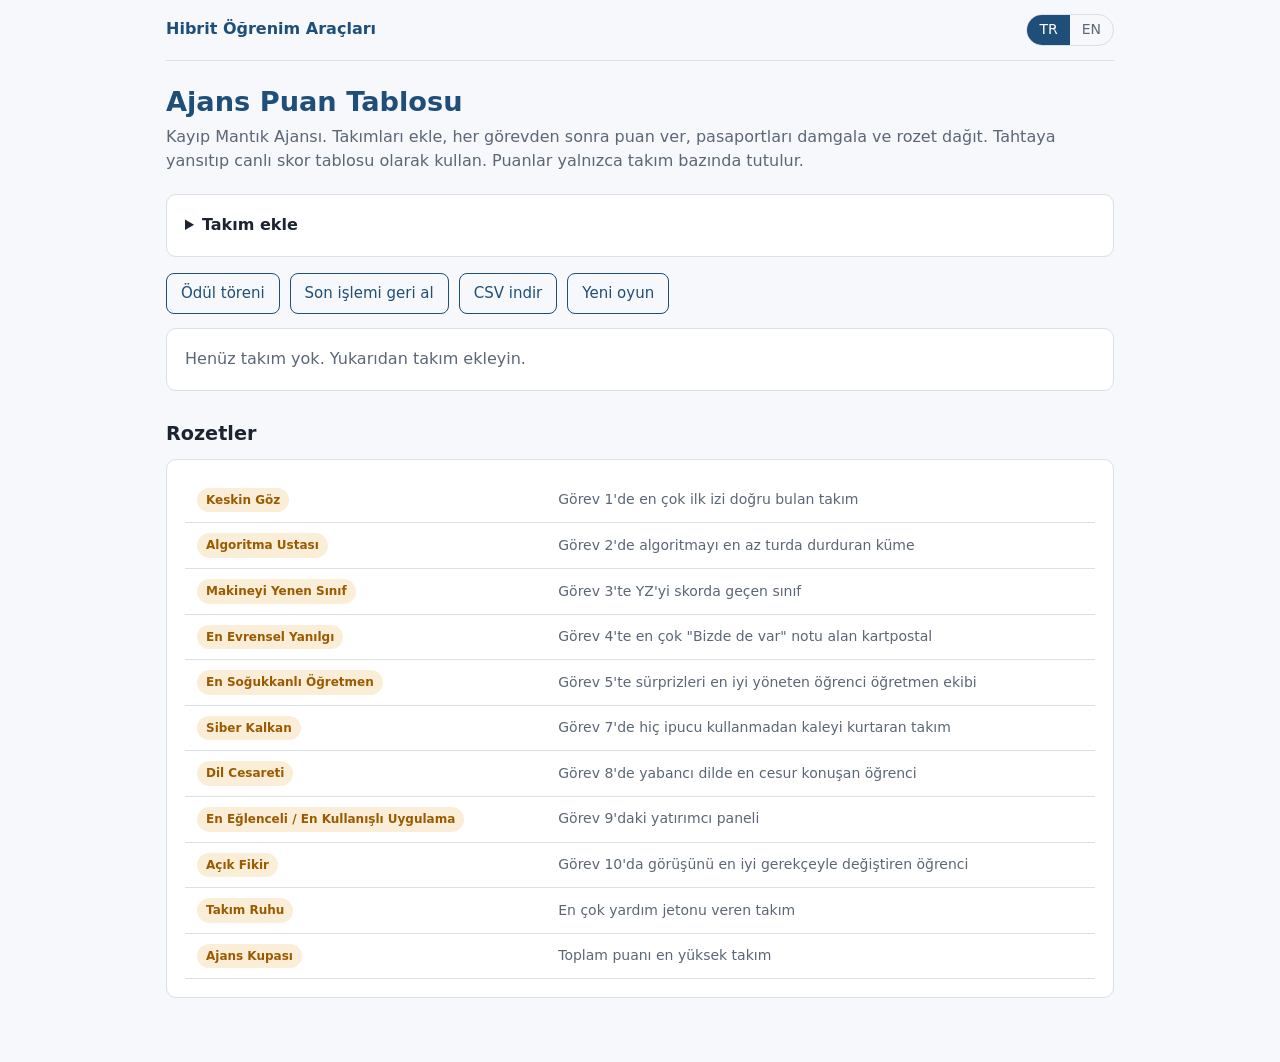
<file: puan-tablosu/index.html>
<!doctype html>
<html lang="tr">
<head>
<meta charset="utf-8">
<meta name="viewport" content="width=device-width, initial-scale=1">
<title>Ajans Puan Tablosu</title>
<link rel="stylesheet" href="../assets/style.css">
<style>
  .team { display: grid; grid-template-columns: 36px 1fr auto; gap: 12px; align-items: center; }
  .rank { font-size: 1.4rem; font-weight: 800; color: var(--muted); text-align: center; }
  .tname { font-weight: 700; font-size: 1.15rem; }
  .total { font-size: 2rem; font-weight: 800; color: var(--accent); min-width: 2.5em; text-align: right; }
  .swatch { display: inline-block; width: 12px; height: 12px; border-radius: 3px; margin-right: 6px; vertical-align: 0; }
  .stamps { display: flex; flex-wrap: wrap; gap: 4px; margin-top: 8px; }
  .ctrl { display: flex; flex-wrap: wrap; gap: 6px; margin-top: 10px; }
  .ctrl button { padding: 5px 10px; font-size: 14px; }
  .ceremony .card { text-align: center; }
  .ceremony .place { font-size: 1rem; color: var(--muted); font-weight: 700; letter-spacing: .05em; text-transform: uppercase; }
  .ceremony .who { font-size: clamp(1.6rem, 6vw, 2.8rem); font-weight: 800; color: var(--accent); }
  .hidden-name { filter: blur(10px); }
</style>
</head>
<body>
<div class="wrap">
  <h1 data-en="Agency Scoreboard">Ajans Puan Tablosu</h1>
  <p class="lead" data-en="Lost Logic Agency. Add the teams, give points after each station, stamp the passports and award badges. Project it on the board as a live scoreboard. Points are kept per team only.">Kayıp Mantık Ajansı. Takımları ekle, her görevden sonra puan ver, pasaportları damgala ve rozet dağıt. Tahtaya yansıtıp canlı skor tablosu olarak kullan. Puanlar yalnızca takım bazında tutulur.</p>

  <details class="card noprint" id="setup">
    <summary><b data-en="Add team">Takım ekle</b></summary>
    <div class="row" style="margin-top:12px">
      <input type="text" id="tname" placeholder="Takım adı / Team name" maxlength="30">
      <input type="color" id="tcolor" value="#2f6fa8" aria-label="Renk">
      <button class="btn" id="addTeam" data-en="Add">Ekle</button>
    </div>
  </details>

  <div class="row noprint" style="margin-bottom:14px">
    <button class="btn ghost" id="toCeremony" data-en="Award ceremony">Ödül töreni</button>
    <button class="btn ghost" id="undo" data-en="Undo last action">Son işlemi geri al</button>
    <button class="btn ghost" id="csv" data-en="Download CSV">CSV indir</button>
    <button class="btn ghost" id="reset" data-en="New game">Yeni oyun</button>
  </div>

  <section id="board"></section>
  <section id="ceremony" class="ceremony" hidden></section>

  <h2 data-en="Badges">Rozetler</h2>
  <div class="card table-wrap"><table><tbody id="badgeList"></tbody></table></div>
</div>
<script src="../assets/common.js"></script>
<script src="../assets/game.js"></script>
<script>
HO.header('../');
const $ = s => document.querySelector(s);
let G = HO.store.get('ho-score', { teams: [], log: [] });
const save = () => HO.store.set('ho-score', G);
const total = t => t.pts.reduce((a, b) => a + b, 0) + t.bonus;
function act(fn, label) { G.log.push(JSON.stringify(G.teams)); if (G.log.length > 30) G.log.shift(); fn(); save(); render(); }

function render() {
  const sorted = G.teams.map((t, i) => [t, i]).sort((a, b) => total(b[0]) - total(a[0]));
  const max = Math.max(1, ...G.teams.map(total));
  $('#board').innerHTML = G.teams.length ? sorted.map(([t, i], r) =>
    '<div class="card"><div class="team"><div class="rank">' + (r + 1) + '</div><div>' +
    '<div class="tname"><span class="swatch" style="background:' + HO.esc(t.color) + '"></span>' + HO.esc(t.name) + '</div>' +
    '<div class="bar" style="width:' + Math.round(100 * total(t) / max) + '%;background:' + HO.esc(t.color) + ';margin-top:6px"></div>' +
    '<div class="stamps">' + STATIONS.map((s, k) => '<button class="stamp' + (t.stamps[k] ? ' on' : '') + '" data-stamp="' + i + ',' + k + '" title="' + HO.esc(HO.L(s)) + '">' + (k + 1) + '</button>').join('') + '</div>' +
    (t.badges.length ? '<div style="margin-top:6px">' + t.badges.map(id => { const b = BADGES_DATA.find(x => x.id === id); return '<span class="badge">' + HO.esc(HO.L(b)) + '</span>'; }).join('') + '</div>' : '') +
    '<div class="ctrl noprint">' +
      '<select data-st="' + i + '">' + STATIONS.map((s, k) => '<option value="' + k + '">' + HO.t('Görev ', 'Station ') + (k + 1) + ' · ' + HO.esc(HO.L(s)) + '</option>').join('') + '</select>' +
      [1, 2, 3, 5].map(n => '<button class="btn" data-add="' + i + ',' + n + '">+' + n + '</button>').join('') +
      '<button class="btn ghost" data-add="' + i + ',-1">−1</button>' +
      '<button class="btn ghost" data-help="' + i + '">' + HO.t('Yardım jetonu +2', 'Help token +2') + '</button>' +
      '<select data-badge="' + i + '"><option value="">' + HO.t('Rozet ver…', 'Give badge…') + '</option>' + BADGES_DATA.map(b => '<option value="' + b.id + '">' + HO.esc(HO.L(b)) + '</option>').join('') + '</select>' +
    '</div></div><div class="total">' + total(t) + '</div></div></div>').join('')
    : '<div class="card muted">' + HO.t('Henüz takım yok. Yukarıdan takım ekleyin.', 'No teams yet. Add a team above.') + '</div>';

  $('#board').querySelectorAll('[data-add]').forEach(b => b.addEventListener('click', () => {
    const [i, n] = b.dataset.add.split(',').map(Number); const k = +$('[data-st="' + i + '"]').value;
    act(() => { const t = G.teams[i]; t.pts[k] = Math.max(0, t.pts[k] + n); if (n > 0) t.stamps[k] = true; });
  }));
  $('#board').querySelectorAll('[data-help]').forEach(b => b.addEventListener('click', () => {
    const i = +b.dataset.help; act(() => { G.teams[i].bonus += 2; G.teams[i].help = (G.teams[i].help || 0) + 1; });
  }));
  $('#board').querySelectorAll('[data-stamp]').forEach(b => b.addEventListener('click', () => {
    const [i, k] = b.dataset.stamp.split(',').map(Number); act(() => { G.teams[i].stamps[k] = !G.teams[i].stamps[k]; });
  }));
  $('#board').querySelectorAll('[data-badge]').forEach(s => s.addEventListener('change', () => {
    const i = +s.dataset.badge; const id = s.value; if (!id) return;
    act(() => { const t = G.teams[i]; t.badges = t.badges.includes(id) ? t.badges.filter(x => x !== id) : t.badges.concat(id); });
  }));
  $('#badgeList').innerHTML = BADGES_DATA.map(b => '<tr><td><span class="badge">' + HO.esc(HO.L(b)) + '</span></td><td class="small muted">' + HO.esc(HO.t(b.howTr, b.howEn)) + '</td></tr>').join('');
}

// Ödül töreni: sıralama sondan başa, tıkladıkça açılır.
let reveal = 0;
function ceremony() {
  const sorted = G.teams.slice().sort((a, b) => total(b) - total(a));
  const order = sorted.slice().reverse();
  $('#ceremony').innerHTML = order.map((t, j) => {
    const place = sorted.length - j; const shown = j < reveal;
    return '<div class="card"><div class="place">' + place + HO.t('. sıra', '. place') + '</div>' +
      '<div class="who ' + (shown ? '' : 'hidden-name') + '">' + (shown ? HO.esc(t.name) : '????????') + '</div>' +
      (shown ? '<div class="muted">' + total(t) + HO.t(' puan', ' points') + ' · ' + t.stamps.filter(Boolean).length + HO.t(' damga', ' stamps') + '</div>' +
        '<div>' + t.badges.map(id => '<span class="badge">' + HO.esc(HO.L(BADGES_DATA.find(x => x.id === id))) + '</span>').join('') + '</div>' : '') + '</div>';
  }).join('') + '<div class="row noprint" style="justify-content:center">' +
    (reveal < order.length ? '<button class="btn" id="next">' + HO.t('Sıradakini aç', 'Reveal next') + '</button>' : '') +
    '<button class="btn ghost" id="back">' + HO.t('Puan tablosuna dön', 'Back to scoreboard') + '</button></div>';
  const nx = $('#next'); if (nx) nx.addEventListener('click', () => { reveal++; ceremony(); if (reveal === order.length) HO.confetti(); });
  $('#back').addEventListener('click', () => { $('#ceremony').hidden = true; $('#board').hidden = false; render(); });
}
$('#toCeremony').addEventListener('click', () => {
  if (!G.teams.length) return; reveal = 0; $('#board').hidden = true; $('#ceremony').hidden = false; ceremony(); scrollTo(0, 0);
});
$('#addTeam').addEventListener('click', () => {
  const name = $('#tname').value.trim(); if (!name) return;
  act(() => G.teams.push({ name, color: $('#tcolor').value, pts: STATIONS.map(() => 0), stamps: STATIONS.map(() => false), badges: [], bonus: 0, help: 0 }));
  $('#tname').value = '';
  const palette = ['#2f6fa8', '#c0504d', '#4f9a62', '#d08a1c', '#7b5ea7', '#2a9d8f', '#b5507a'];
  $('#tcolor').value = palette[G.teams.length % palette.length];
});
$('#tname').addEventListener('keydown', e => { if (e.key === 'Enter') $('#addTeam').click(); });
$('#undo').addEventListener('click', () => { if (!G.log.length) return; G.teams = JSON.parse(G.log.pop()); save(); render(); });
$('#reset').addEventListener('click', () => { if (confirm(HO.t('Tüm takımlar ve puanlar silinsin mi?', 'Delete all teams and points?'))) { G = { teams: [], log: [] }; save(); render(); } });
$('#csv').addEventListener('click', () => {
  const head = ['takim'].concat(STATIONS.map((s, k) => 'gorev' + (k + 1)), ['yardim_bonusu', 'toplam', 'damga', 'rozetler']);
  const rows = G.teams.map(t => [t.name].concat(t.pts, [t.bonus, total(t), t.stamps.filter(Boolean).length, t.badges.join(' ')]));
  HO.download('ajans-puan-tablosu.csv', '﻿' + [head].concat(rows).map(r => r.map(x => '"' + String(x).replace(/"/g, '""') + '"').join(',')).join('\n'), 'text/csv;charset=utf-8');
});
document.addEventListener('langchange', () => ($('#ceremony').hidden ? render() : ceremony()));
HO.applyStatic(); render();
</script>
</body>
</html>
</file>
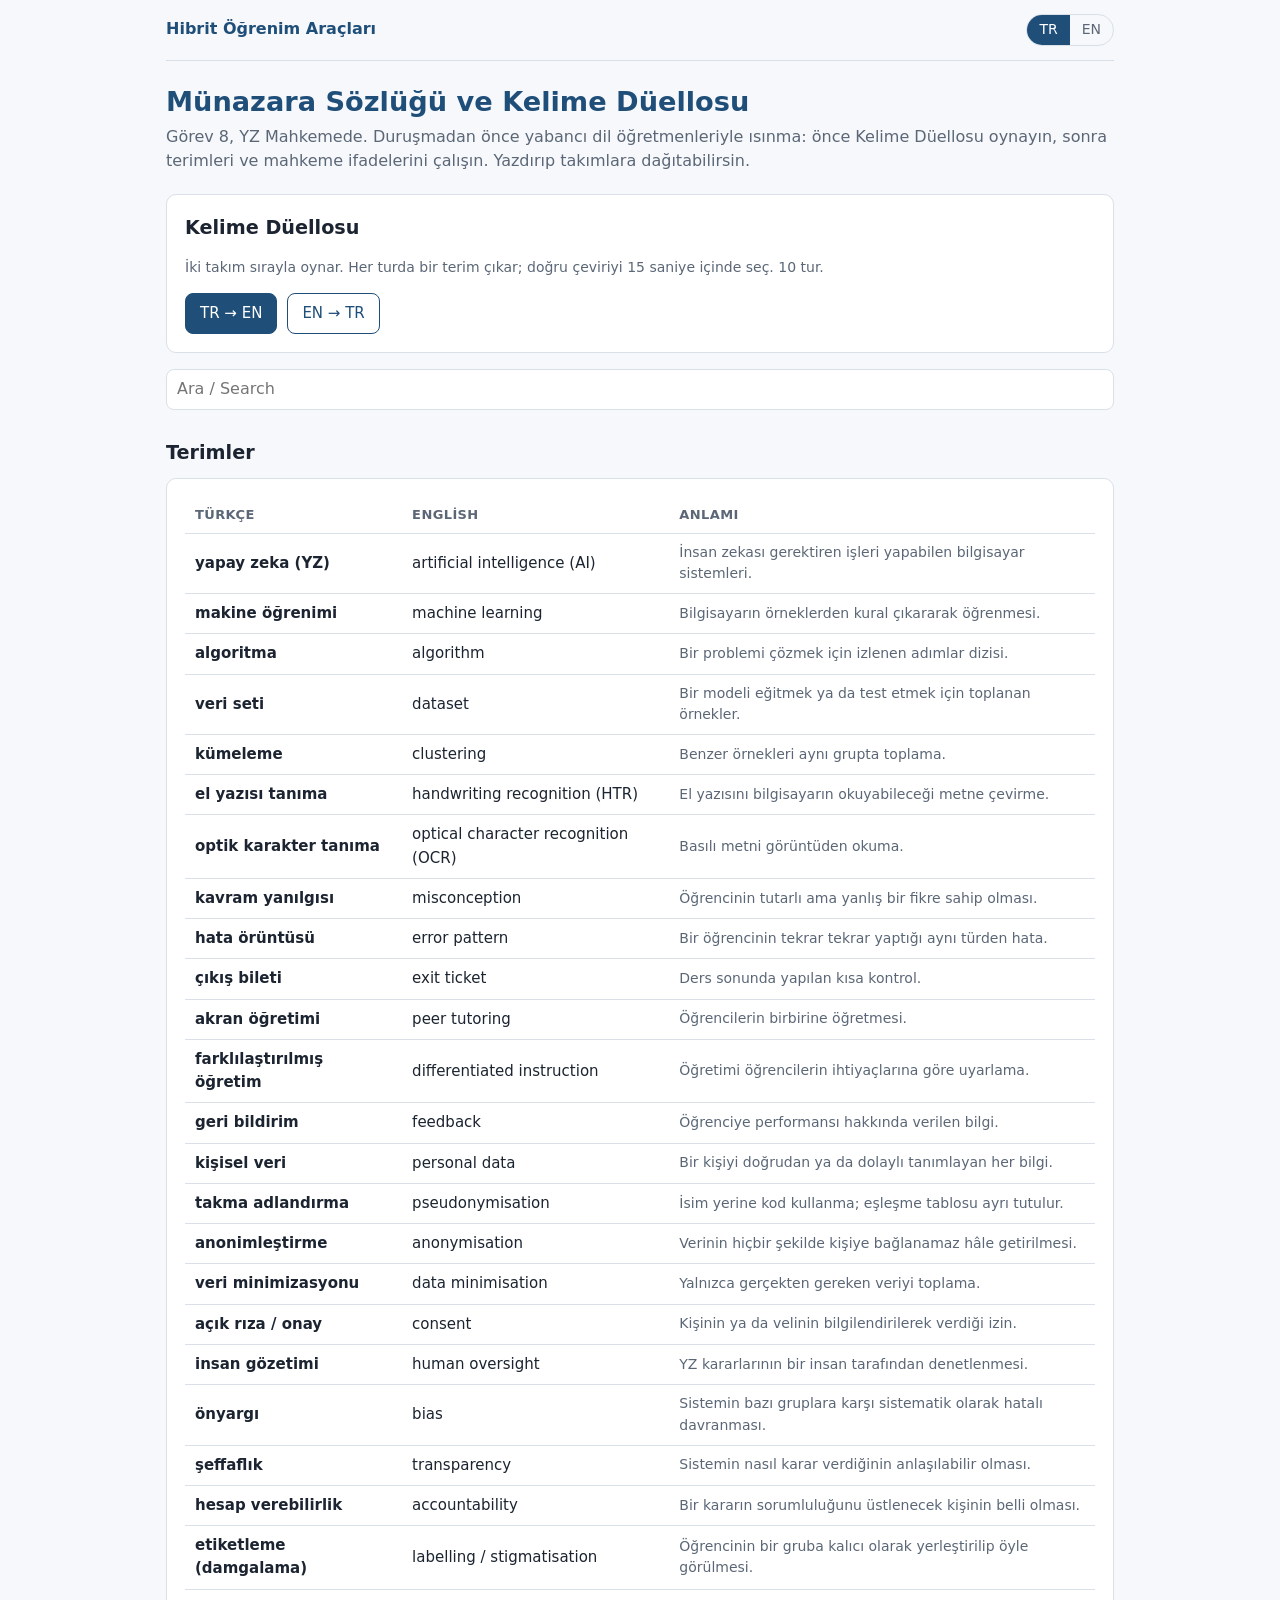
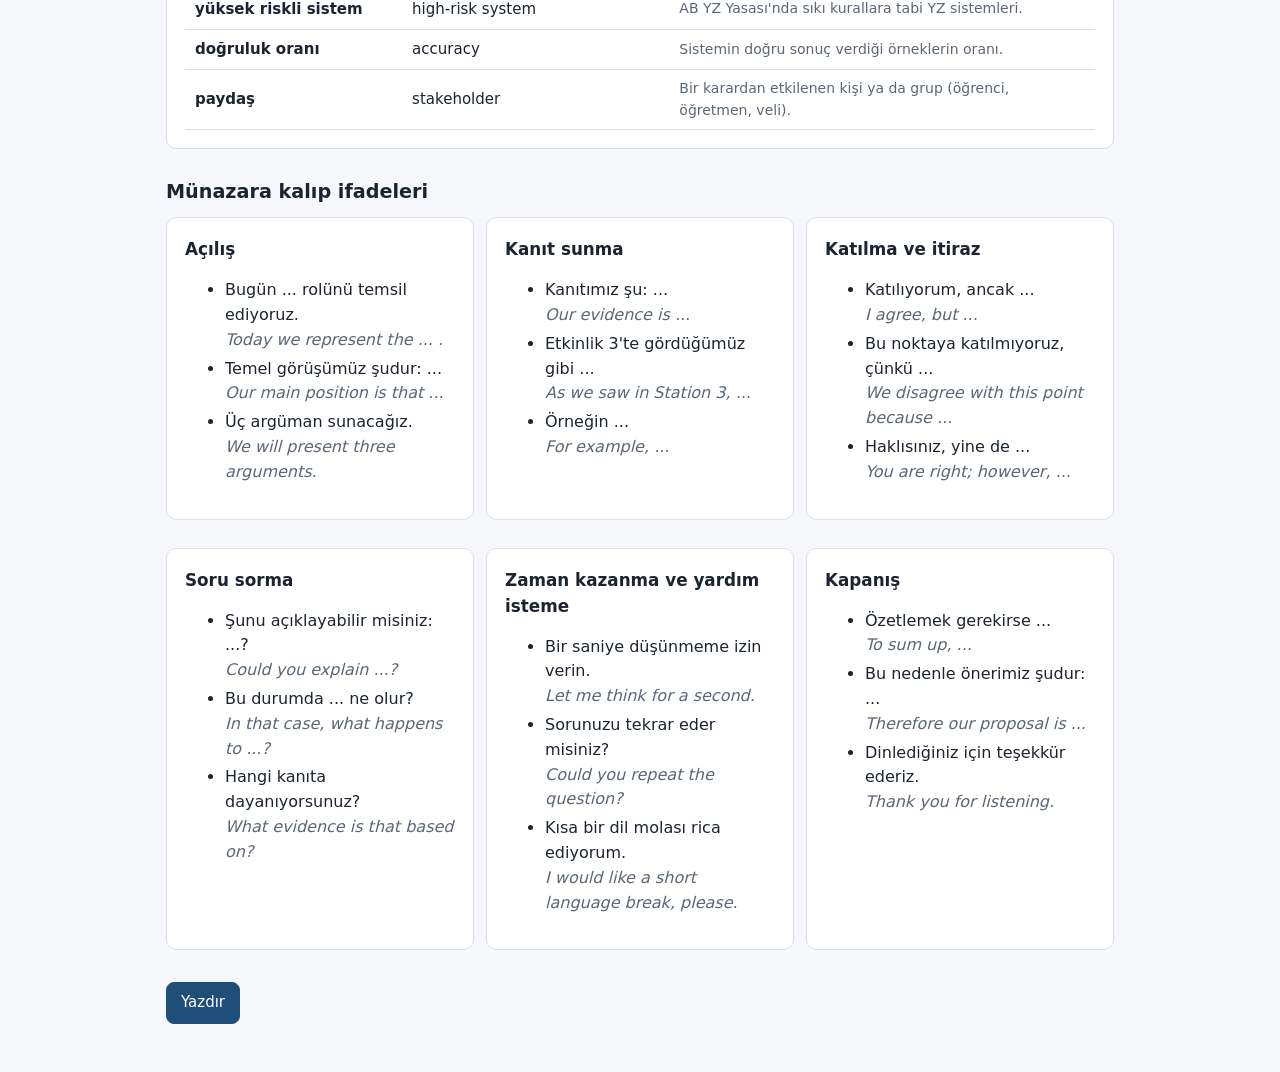
<file: sozluk/index.html>
<!doctype html>
<html lang="tr">
<head>
<meta charset="utf-8">
<meta name="viewport" content="width=device-width, initial-scale=1">
<title>Münazara Sözlüğü</title>
<link rel="stylesheet" href="../assets/style.css">
<style>
  .ph { display:grid; gap:12px; grid-template-columns: repeat(auto-fill, minmax(280px, 1fr)); }
  .ph li { margin: 4px 0; }
  .ph .en { color: var(--muted); font-style: italic; }
  #q { width: 100%; }
</style>
</head>
<body>
<div class="wrap">
  <h1 data-en="Debate Glossary and Word Duel">Münazara Sözlüğü ve Kelime Düellosu</h1>
  <p class="lead" data-en="Station 8, AI on Trial. Warm up with the foreign language teachers before the trial: play the Word Duel, then study the terms and courtroom phrases. Printable for the teams.">Görev 8, YZ Mahkemede. Duruşmadan önce yabancı dil öğretmenleriyle ısınma: önce Kelime Düellosu oynayın, sonra terimleri ve mahkeme ifadelerini çalışın. Yazdırıp takımlara dağıtabilirsin.</p>

  <section class="card noprint" id="duel">
    <h2 style="margin-top:0" data-en="Word Duel">Kelime Düellosu</h2>
    <p class="small muted" data-en="Two teams take turns. Each turn shows a term; pick the right translation within 15 seconds. 10 rounds.">İki takım sırayla oynar. Her turda bir terim çıkar; doğru çeviriyi 15 saniye içinde seç. 10 tur.</p>
    <div id="duelBody"></div>
  </section>

  <div class="row noprint" style="margin-bottom:14px">
    <input type="text" id="q" placeholder="Ara / Search">
  </div>

  <h2 data-en="Terms">Terimler</h2>
  <div class="card table-wrap">
    <table><thead><tr><th>Türkçe</th><th>English</th><th data-en="Meaning (TR)">Anlamı</th></tr></thead><tbody id="terms"></tbody></table>
  </div>

  <h2 data-en="Debate phrases">Münazara kalıp ifadeleri</h2>
  <div class="ph" id="phrases"></div>

  <div class="row noprint" style="margin-top:16px"><button class="btn" onclick="print()" data-en="Print">Yazdır</button></div>
</div>
<script src="../assets/common.js"></script>
<script src="../assets/glossary.js"></script>
<script>
HO.header('../');
const $ = s => document.querySelector(s);
function render() {
  const q = $('#q').value.trim().toLocaleLowerCase('tr');
  const hit = t => !q || t.join(' ').toLocaleLowerCase('tr').includes(q);
  const rows = TERMS.filter(hit);
  $('#terms').innerHTML = rows.length ? rows.map(t => '<tr><td><b>' + HO.esc(t[0]) + '</b></td><td>' + HO.esc(t[1]) + '</td><td class="muted small">' + HO.esc(t[2]) + '</td></tr>').join('')
    : '<tr><td colspan="3" class="muted">' + HO.t('Sonuç yok.', 'No results.') + '</td></tr>';
  $('#phrases').innerHTML = PHRASES.map(g => {
    const items = g[2].filter(hit);
    return items.length ? '<div class="card"><h3>' + HO.esc(HO.t(g[0], g[1])) + '</h3><ul>' + items.map(p => '<li>' + HO.esc(p[0]) + '<br><span class="en">' + HO.esc(p[1]) + '</span></li>').join('') + '</ul></div>' : '';
  }).join('');
}
$('#q').addEventListener('input', render);

// Kelime Düellosu
let Q = null;
const shuffle = a => a.map(x => [Math.random(), x]).sort((p, q) => p[0] - q[0]).map(p => p[1]);
function duelStart(dir) {
  Q = { dir, round: 0, team: 0, score: [0, 0], order: shuffle(TERMS.map((_, i) => i)).slice(0, 10), answered: false };
  duelRound();
}
function duelIdle() {
  $('#duelBody').innerHTML = '<div class="row"><button class="btn" data-dir="tr">TR → EN</button><button class="btn ghost" data-dir="en">EN → TR</button></div>';
  $('#duelBody').querySelectorAll('[data-dir]').forEach(b => b.addEventListener('click', () => duelStart(b.dataset.dir)));
}
function duelRound() {
  if (Q.round >= Q.order.length) return duelEnd();
  const t = TERMS[Q.order[Q.round]], ask = Q.dir === 'tr' ? t[0] : t[1], ans = Q.dir === 'tr' ? t[1] : t[0];
  const wrong = shuffle(TERMS.filter(x => x !== t)).slice(0, 3).map(x => Q.dir === 'tr' ? x[1] : x[0]);
  const opts = shuffle([ans].concat(wrong));
  Q.answered = false;
  $('#duelBody').innerHTML =
    '<div class="row" style="justify-content:space-between"><span class="tag">' + HO.t('Tur ', 'Round ') + (Q.round + 1) + ' / ' + Q.order.length + ' · ' + HO.t('Sıra: Takım ', 'Turn: Team ') + (Q.team ? 'B' : 'A') + '</span>' +
    '<span><b>A</b> ' + Q.score[0] + ' – ' + Q.score[1] + ' <b>B</b></span></div>' +
    '<div class="row" style="justify-content:space-between;align-items:center"><p class="big" style="margin:12px 0">' + HO.esc(ask) + '</p><div class="timer" id="dt">15</div></div>' +
    '<div class="grid" style="grid-template-columns:repeat(auto-fill,minmax(200px,1fr))">' + opts.map(o => '<button class="btn ghost" data-o="' + HO.esc(o) + '" style="justify-content:flex-start;text-align:left">' + HO.esc(o) + '</button>').join('') + '</div>' +
    '<p id="dfb" style="min-height:1.6em;margin:12px 0 0"></p>';
  const stop = HO.countdown($('#dt'), 15, () => pick(null));
  function pick(o) {
    if (Q.answered) return; Q.answered = true; stop();
    const ok = o === ans; if (ok) Q.score[Q.team]++;
    $('#duelBody').querySelectorAll('[data-o]').forEach(b => { b.disabled = true; if (b.dataset.o === ans) { b.classList.remove('ghost'); } });
    $('#dfb').innerHTML = (ok ? '<span class="pill-ok">' + HO.t('Doğru!', 'Correct!') + '</span>' : '<span class="pill-bad">' + (o === null ? HO.t('Süre doldu.', 'Time is up.') : HO.t('Yanlış.', 'Wrong.')) + '</span> ' + HO.t('Doğrusu: ', 'Answer: ') + '<b>' + HO.esc(ans) + '</b>') +
      ' <button class="btn" id="dnext" style="margin-left:8px">' + HO.t('Sonraki', 'Next') + '</button>';
    $('#dnext').addEventListener('click', () => { Q.round++; Q.team = 1 - Q.team; duelRound(); });
  }
  $('#duelBody').querySelectorAll('[data-o]').forEach(b => b.addEventListener('click', () => pick(b.dataset.o)));
}
function duelEnd() {
  const [a, b] = Q.score;
  $('#duelBody').innerHTML = '<div class="celebrate">' + (a === b ? HO.t('Berabere! ', 'Tie! ') : HO.t('Kazanan: Takım ', 'Winner: Team ') + (a > b ? 'A' : 'B') + '! ') + a + ' – ' + b + '</div>' +
    '<div class="row" style="margin-top:12px"><button class="btn" id="again">' + HO.t('Tekrar oyna', 'Play again') + '</button></div>';
  HO.confetti();
  $('#again').addEventListener('click', duelIdle);
}
document.addEventListener('langchange', () => { render(); if (!Q || Q.round >= Q.order.length) duelIdle(); });
HO.applyStatic(); render(); duelIdle();
</script>
</body>
</html>
</file>
<file: assets/style.css>
:root {
  --bg: #f6f8fb;
  --card: #ffffff;
  --text: #1b2430;
  --muted: #5b6776;
  --line: #d9e0e8;
  --accent: #1f4e79;
  --accent-2: #2f6fa8;
  --accent-soft: #dce6f1;
  --ok: #1e7a4a;
  --ok-soft: #dff3e8;
  --warn: #9a5b00;
  --warn-soft: #fbeed8;
  --bad: #a2332b;
  --bad-soft: #f8e0de;
  --radius: 10px;
}
@media (prefers-color-scheme: dark) {
  :root {
    --bg: #11161d;
    --card: #1a212b;
    --text: #e6ebf1;
    --muted: #9aa6b4;
    --line: #2c3642;
    --accent: #7fb2e5;
    --accent-2: #9cc6ef;
    --accent-soft: #22374d;
    --ok: #6fd19b;
    --ok-soft: #173426;
    --warn: #f0b860;
    --warn-soft: #3a2c14;
    --bad: #f08a80;
    --bad-soft: #3d1d1a;
  }
}
* { box-sizing: border-box; }
html, body { margin: 0; }
body {
  background: var(--bg);
  color: var(--text);
  font: 16px/1.55 system-ui, -apple-system, "Segoe UI", Roboto, Arial, sans-serif;
}
.wrap { max-width: 980px; margin: 0 auto; padding: 0 16px 48px; }
header.top {
  display: flex; align-items: center; justify-content: space-between; gap: 12px;
  padding: 14px 0; border-bottom: 1px solid var(--line); margin-bottom: 24px;
}
header.top a.home { color: var(--accent); text-decoration: none; font-weight: 600; }
.lang { display: inline-flex; border: 1px solid var(--line); border-radius: 999px; overflow: hidden; }
.lang button { border: 0; background: transparent; color: var(--muted); padding: 4px 12px; cursor: pointer; font: inherit; font-size: 14px; }
.lang button.on { background: var(--accent); color: var(--card); }
h1 { font-size: 1.7rem; line-height: 1.25; margin: 0 0 6px; color: var(--accent); }
h2 { font-size: 1.2rem; margin: 28px 0 10px; }
h3 { font-size: 1.05rem; margin: 0 0 6px; }
p.lead { color: var(--muted); margin: 0 0 20px; }
.card {
  background: var(--card); border: 1px solid var(--line); border-radius: var(--radius);
  padding: 18px; margin-bottom: 16px;
}
.grid { display: grid; gap: 14px; grid-template-columns: repeat(auto-fill, minmax(260px, 1fr)); }
a.tool { display: block; text-decoration: none; color: inherit; transition: border-color .15s, transform .15s; }
a.tool:hover { border-color: var(--accent-2); transform: translateY(-2px); }
.tag { display: inline-block; font-size: 12px; font-weight: 600; letter-spacing: .02em; padding: 2px 8px; border-radius: 999px; background: var(--accent-soft); color: var(--accent); margin-bottom: 8px; }
.muted { color: var(--muted); }
.small { font-size: 14px; }
button.btn, a.btn {
  display: inline-flex; align-items: center; justify-content: center; gap: 6px;
  border: 1px solid var(--accent); background: var(--accent); color: var(--card);
  padding: 8px 14px; border-radius: 8px; font: inherit; font-size: 15px; cursor: pointer; text-decoration: none;
}
button.btn.ghost, a.btn.ghost { background: transparent; color: var(--accent); }
button.btn:disabled { opacity: .45; cursor: not-allowed; }
.row { display: flex; flex-wrap: wrap; gap: 10px; align-items: center; }
select, input[type=text], input[type=number], textarea {
  font: inherit; color: var(--text); background: var(--card);
  border: 1px solid var(--line); border-radius: 8px; padding: 7px 10px; max-width: 100%;
}
textarea { width: 100%; min-height: 70px; }
.table-wrap { overflow-x: auto; }
table { border-collapse: collapse; width: 100%; font-size: 15px; }
th, td { border-bottom: 1px solid var(--line); padding: 8px 10px; text-align: left; vertical-align: middle; }
th { color: var(--muted); font-weight: 600; font-size: 13px; text-transform: uppercase; letter-spacing: .03em; }
.stat { font-size: 2rem; font-weight: 700; color: var(--accent); line-height: 1.1; }
.stats { display: grid; gap: 12px; grid-template-columns: repeat(auto-fit, minmax(150px, 1fr)); }
.bar { height: 14px; border-radius: 4px; background: var(--accent-2); min-width: 2px; }
.bar.bad { background: var(--bad); }
.bar.ok { background: var(--ok); }
.barrow { display: grid; grid-template-columns: 150px 1fr 56px; gap: 10px; align-items: center; margin: 6px 0; font-size: 14px; }
@media (max-width: 560px) { .barrow { grid-template-columns: 90px 1fr 48px; } }
.pill-ok { background: var(--ok-soft); color: var(--ok); padding: 2px 8px; border-radius: 6px; font-size: 13px; font-weight: 600; }
.pill-bad { background: var(--bad-soft); color: var(--bad); padding: 2px 8px; border-radius: 6px; font-size: 13px; font-weight: 600; }
.pill-warn { background: var(--warn-soft); color: var(--warn); padding: 2px 8px; border-radius: 6px; font-size: 13px; font-weight: 600; }
.big { font-size: clamp(1.4rem, 4vw, 2.4rem); font-weight: 700; line-height: 1.3; }
.counter { display: grid; grid-template-columns: 1fr auto auto auto; gap: 8px; align-items: center; padding: 10px 0; border-bottom: 1px solid var(--line); }
.counter .n { min-width: 2.2em; text-align: center; font-size: 1.4rem; font-weight: 700; }
.counter button { width: 44px; height: 44px; font-size: 1.3rem; padding: 0; }
.note { border-left: 4px solid var(--accent-2); background: var(--accent-soft); padding: 10px 14px; border-radius: 6px; font-size: 14px; }
footer { margin-top: 40px; color: var(--muted); font-size: 13px; }
@media print {
  header.top, .noprint, footer { display: none !important; }
  body { background: #fff; color: #000; }
  .card { border-color: #bbb; break-inside: avoid; }
}
.grid > *, .stats > * { min-width: 0; }
td code { white-space: normal; word-break: break-word; }

/* --- Oyun öğeleri --- */
.timer { font-variant-numeric: tabular-nums; font-size: clamp(2rem, 7vw, 3.4rem); font-weight: 800; color: var(--accent); line-height: 1; }
.timer.low { color: var(--bad); animation: pulse .6s ease-in-out infinite alternate; }
@keyframes pulse { from { transform: scale(1); } to { transform: scale(1.08); } }
.scoreboard { display: grid; grid-template-columns: 1fr auto 1fr; gap: 12px; align-items: center; text-align: center; }
.scoreboard .side { background: var(--accent-soft); border-radius: var(--radius); padding: 16px 8px; }
.scoreboard .side.ai { background: var(--bad-soft); }
.scoreboard .pts { font-size: clamp(2.4rem, 9vw, 4rem); font-weight: 800; line-height: 1; }
.scoreboard .vs { font-weight: 800; color: var(--muted); }
.celebrate { text-align: center; padding: 22px 12px; border-radius: var(--radius); background: var(--ok-soft); color: var(--ok); font-weight: 700; font-size: 1.3rem; animation: pop .5s ease-out; }
@keyframes pop { 0% { transform: scale(.7); opacity: 0; } 70% { transform: scale(1.05); } 100% { transform: scale(1); opacity: 1; } }
.confetti { position: fixed; inset: 0; pointer-events: none; overflow: hidden; z-index: 50; }
.confetti i { position: absolute; top: -12px; width: 9px; height: 14px; border-radius: 2px; animation: fall linear forwards; }
@keyframes fall { to { transform: translateY(105vh) rotate(720deg); } }
.badge { display: inline-block; font-size: 12px; font-weight: 700; padding: 3px 9px; border-radius: 999px; background: var(--warn-soft); color: var(--warn); margin: 2px; }
.stamp { display: inline-flex; width: 26px; height: 26px; border-radius: 50%; border: 2px dashed var(--line); align-items: center; justify-content: center; font-size: 12px; font-weight: 700; color: var(--muted); cursor: pointer; background: transparent; padding: 0; }
.stamp.on { border-style: solid; border-color: var(--ok); background: var(--ok); color: var(--card); }
@media (prefers-reduced-motion: reduce) { .confetti { display: none; } .timer.low, .celebrate { animation: none; } }
</file>
